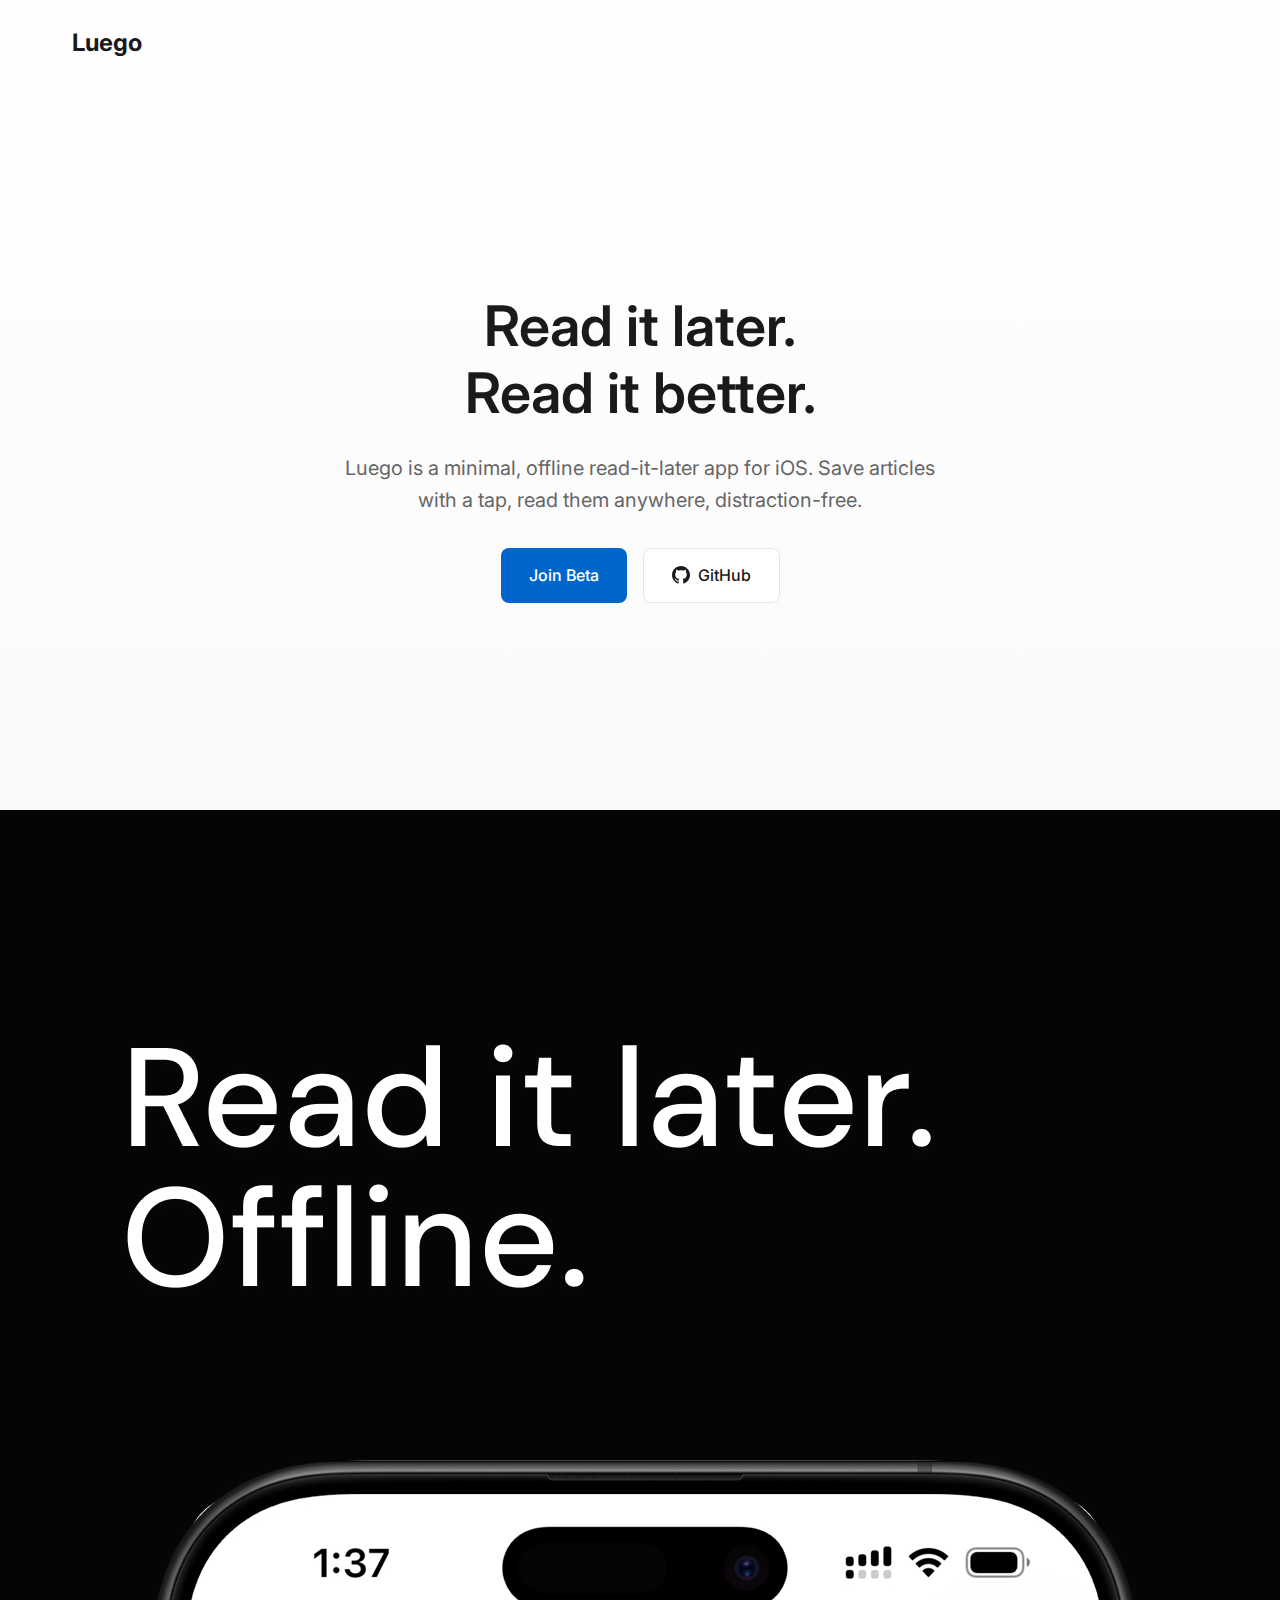
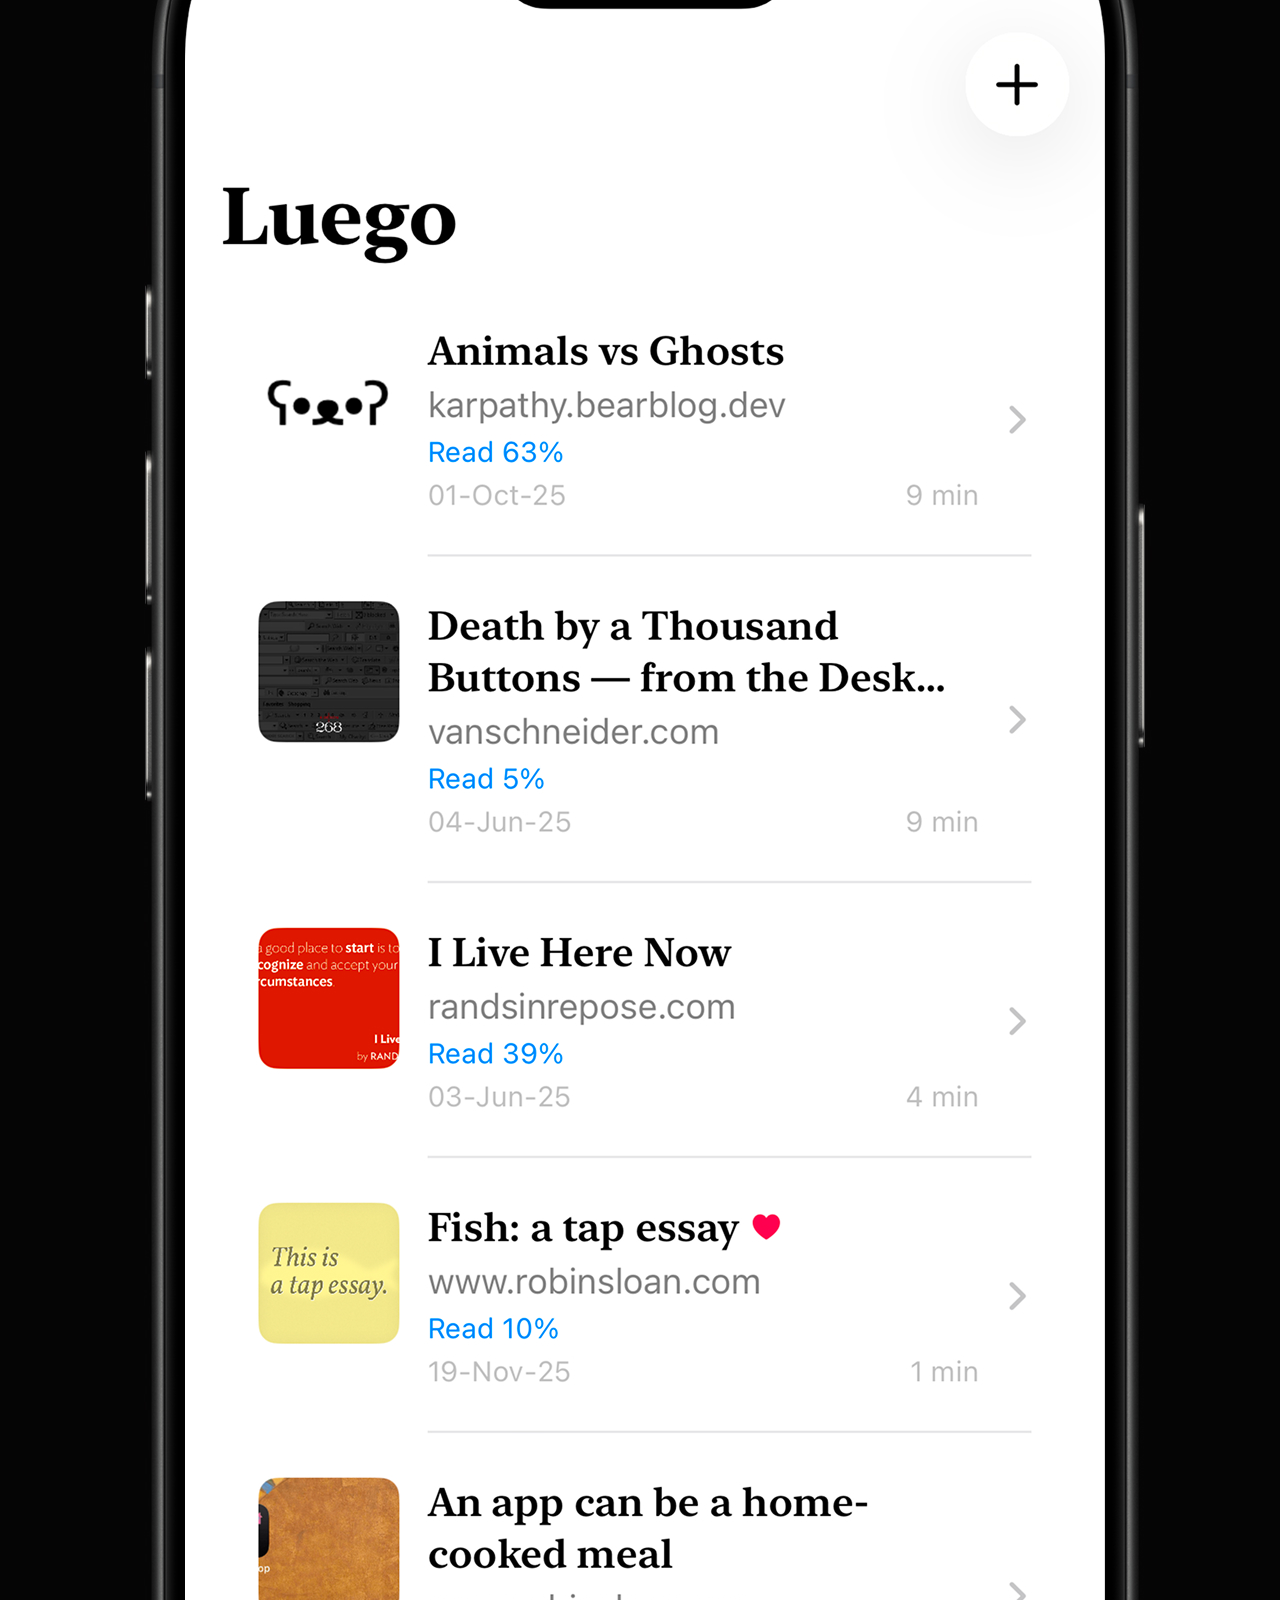
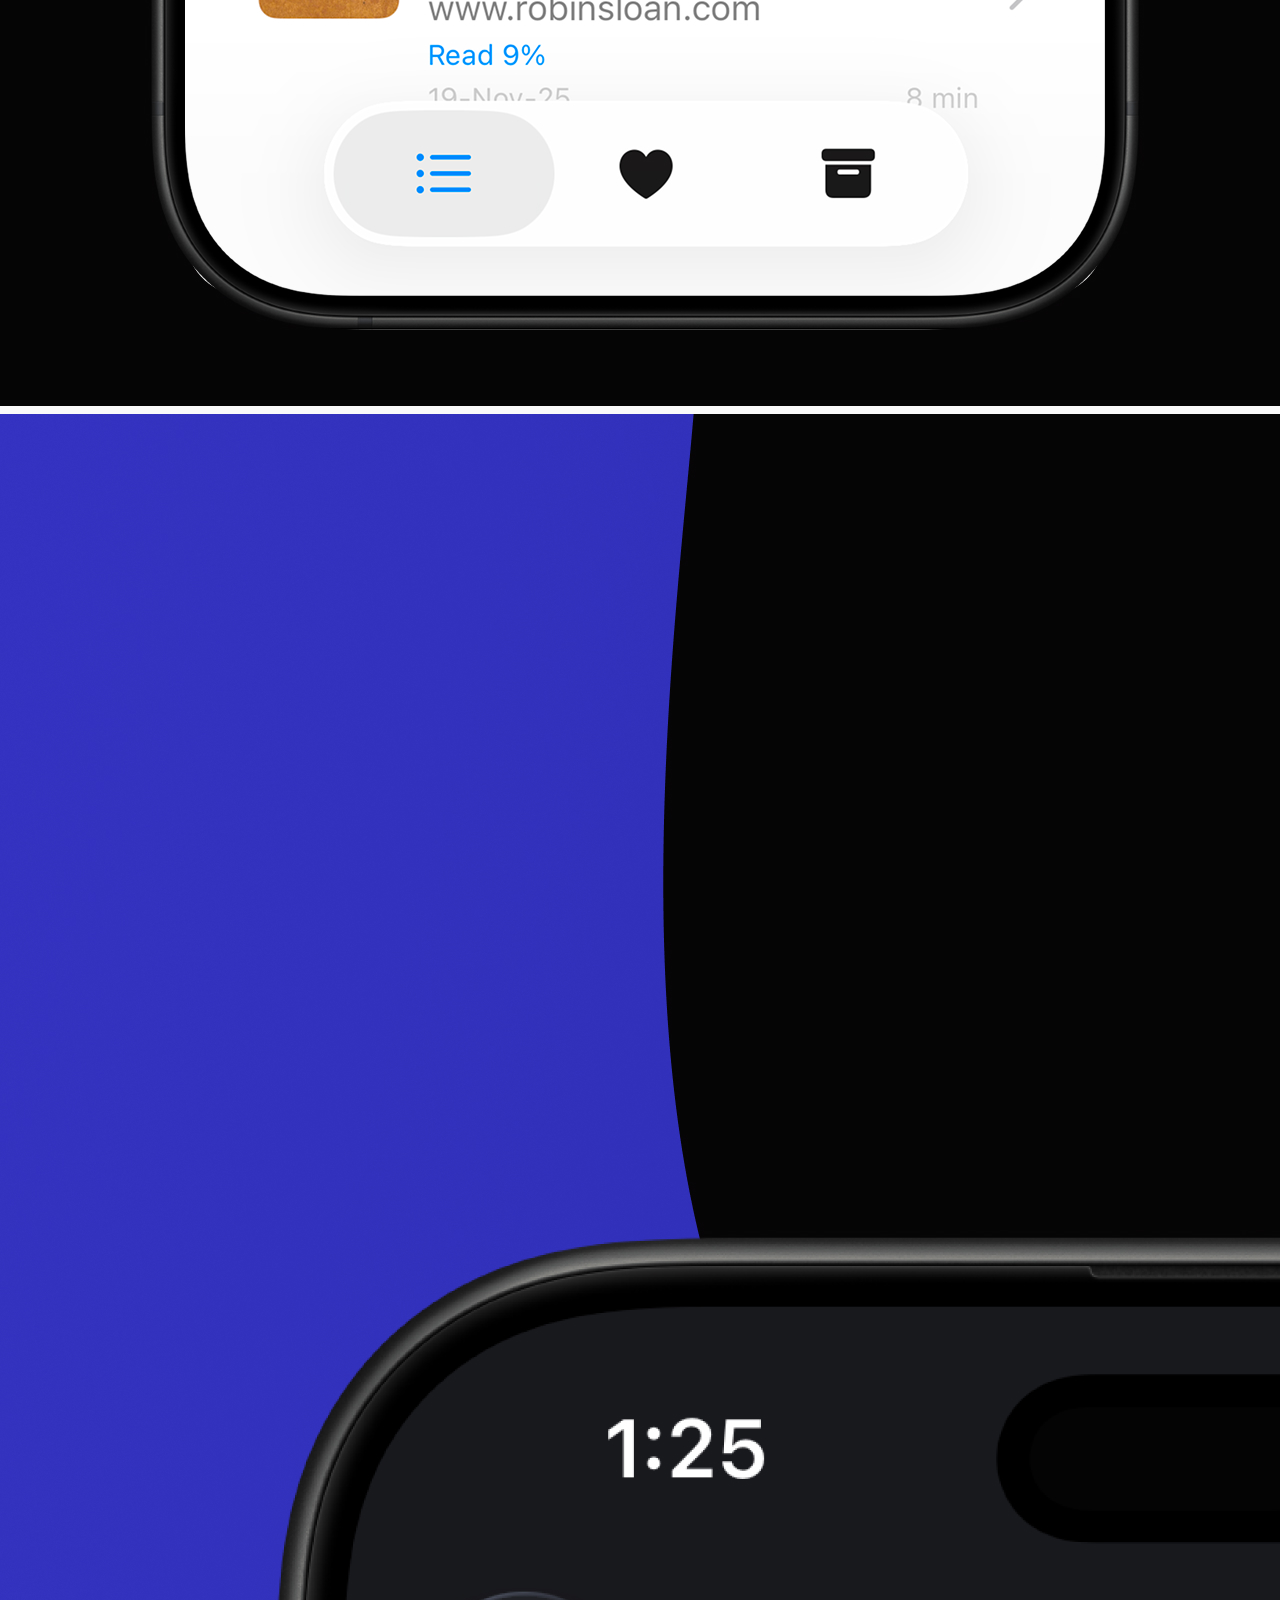
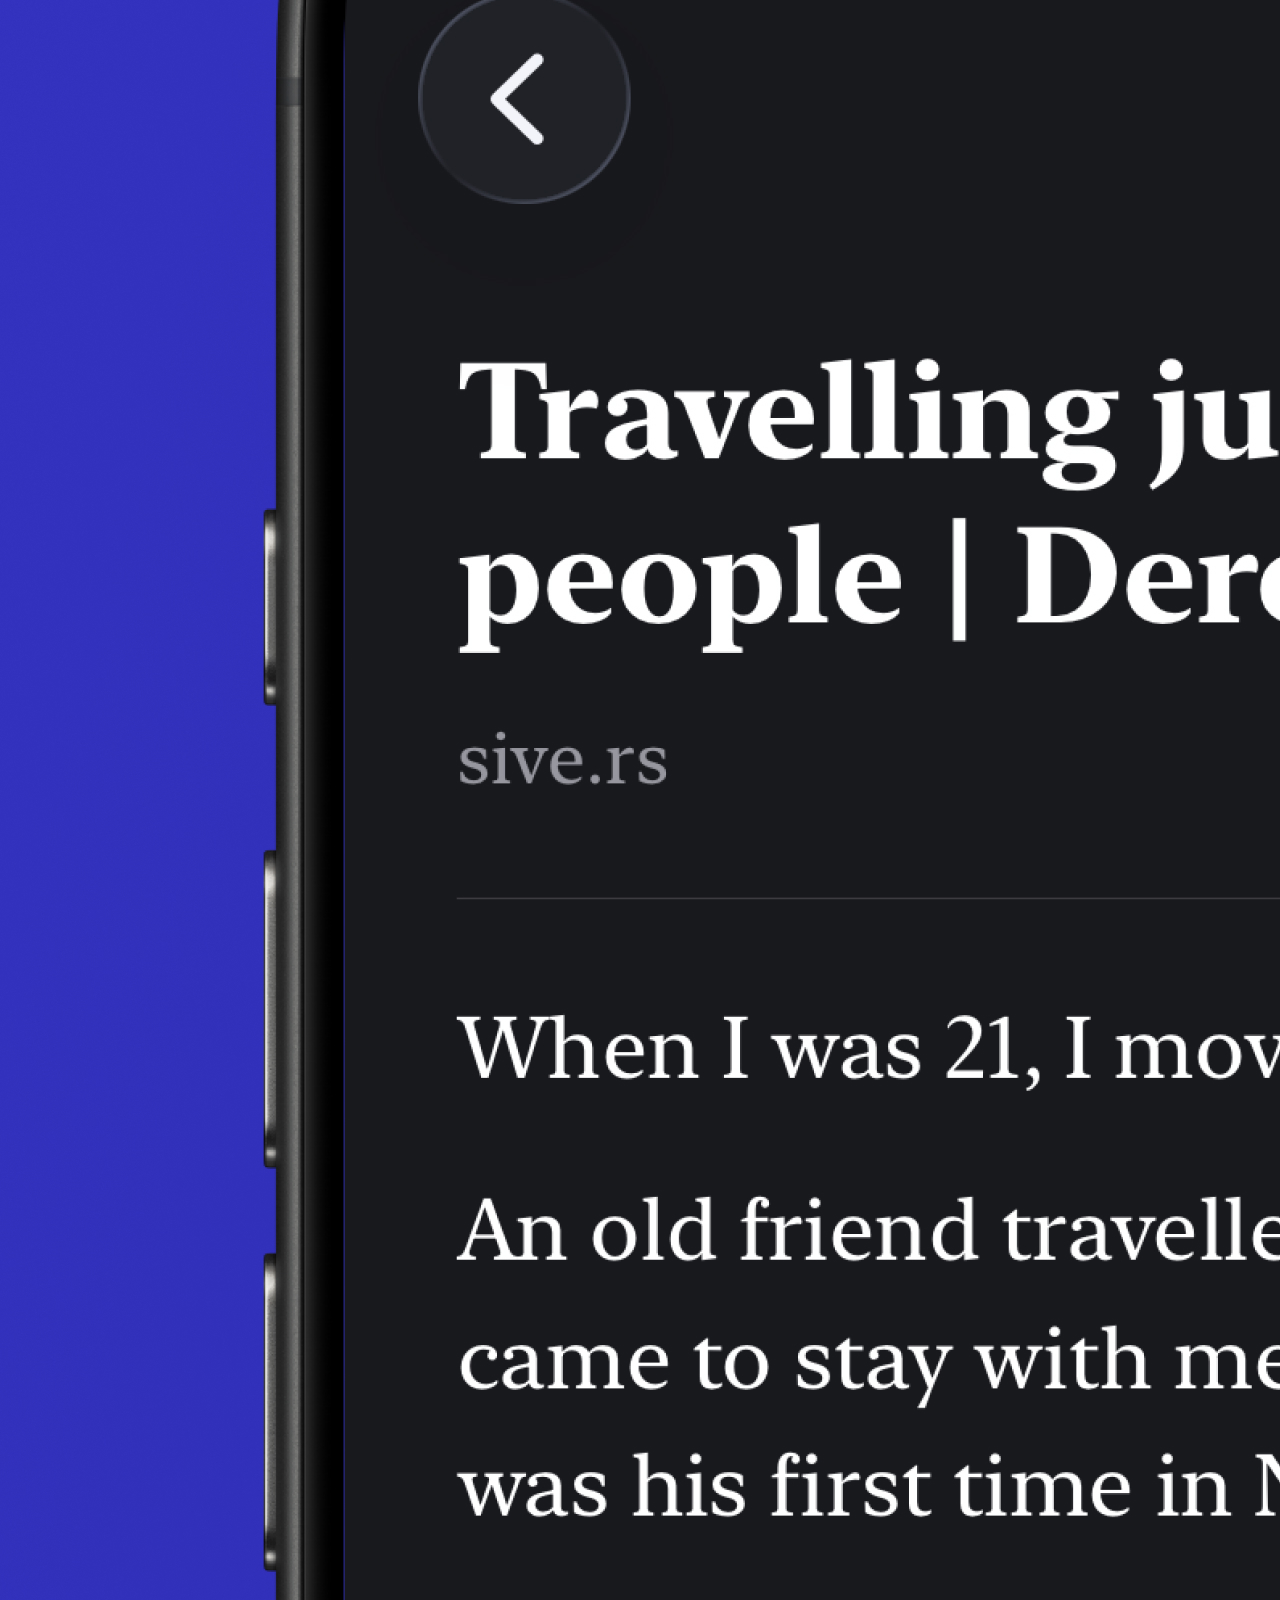
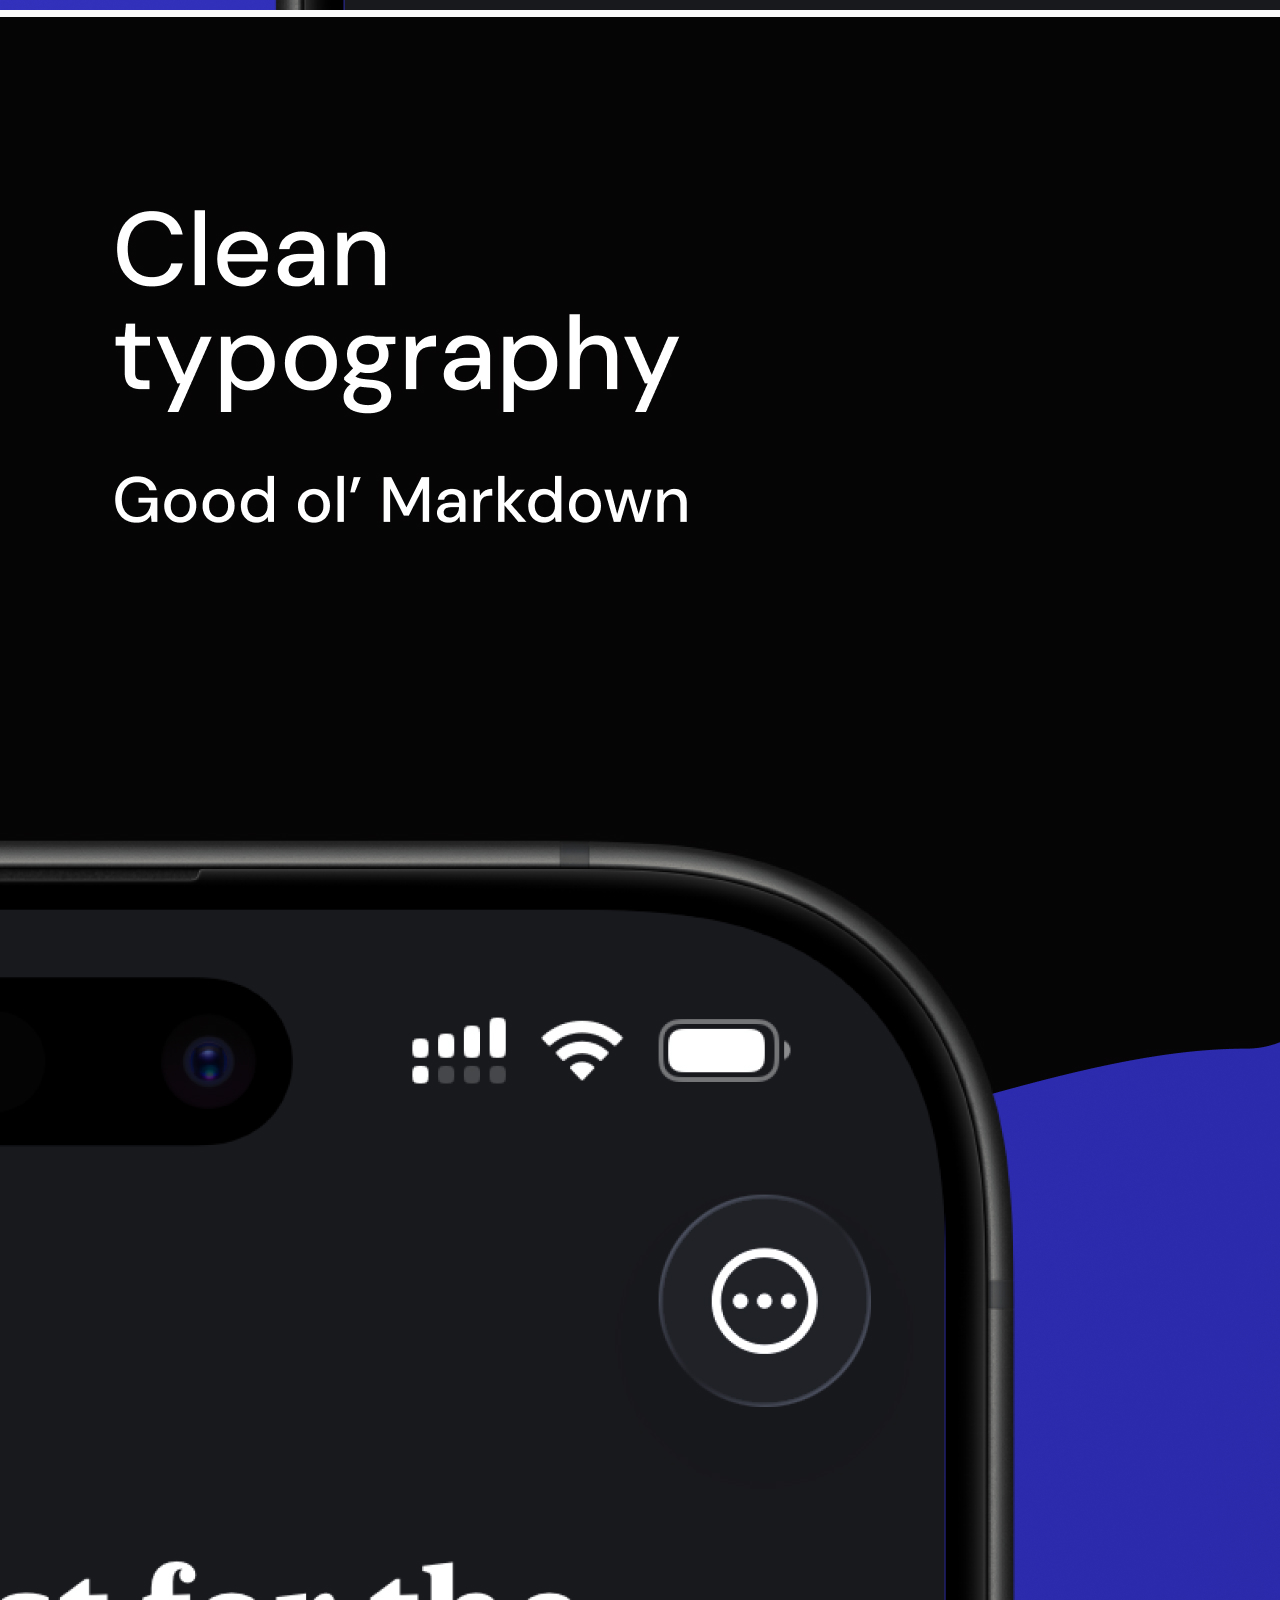
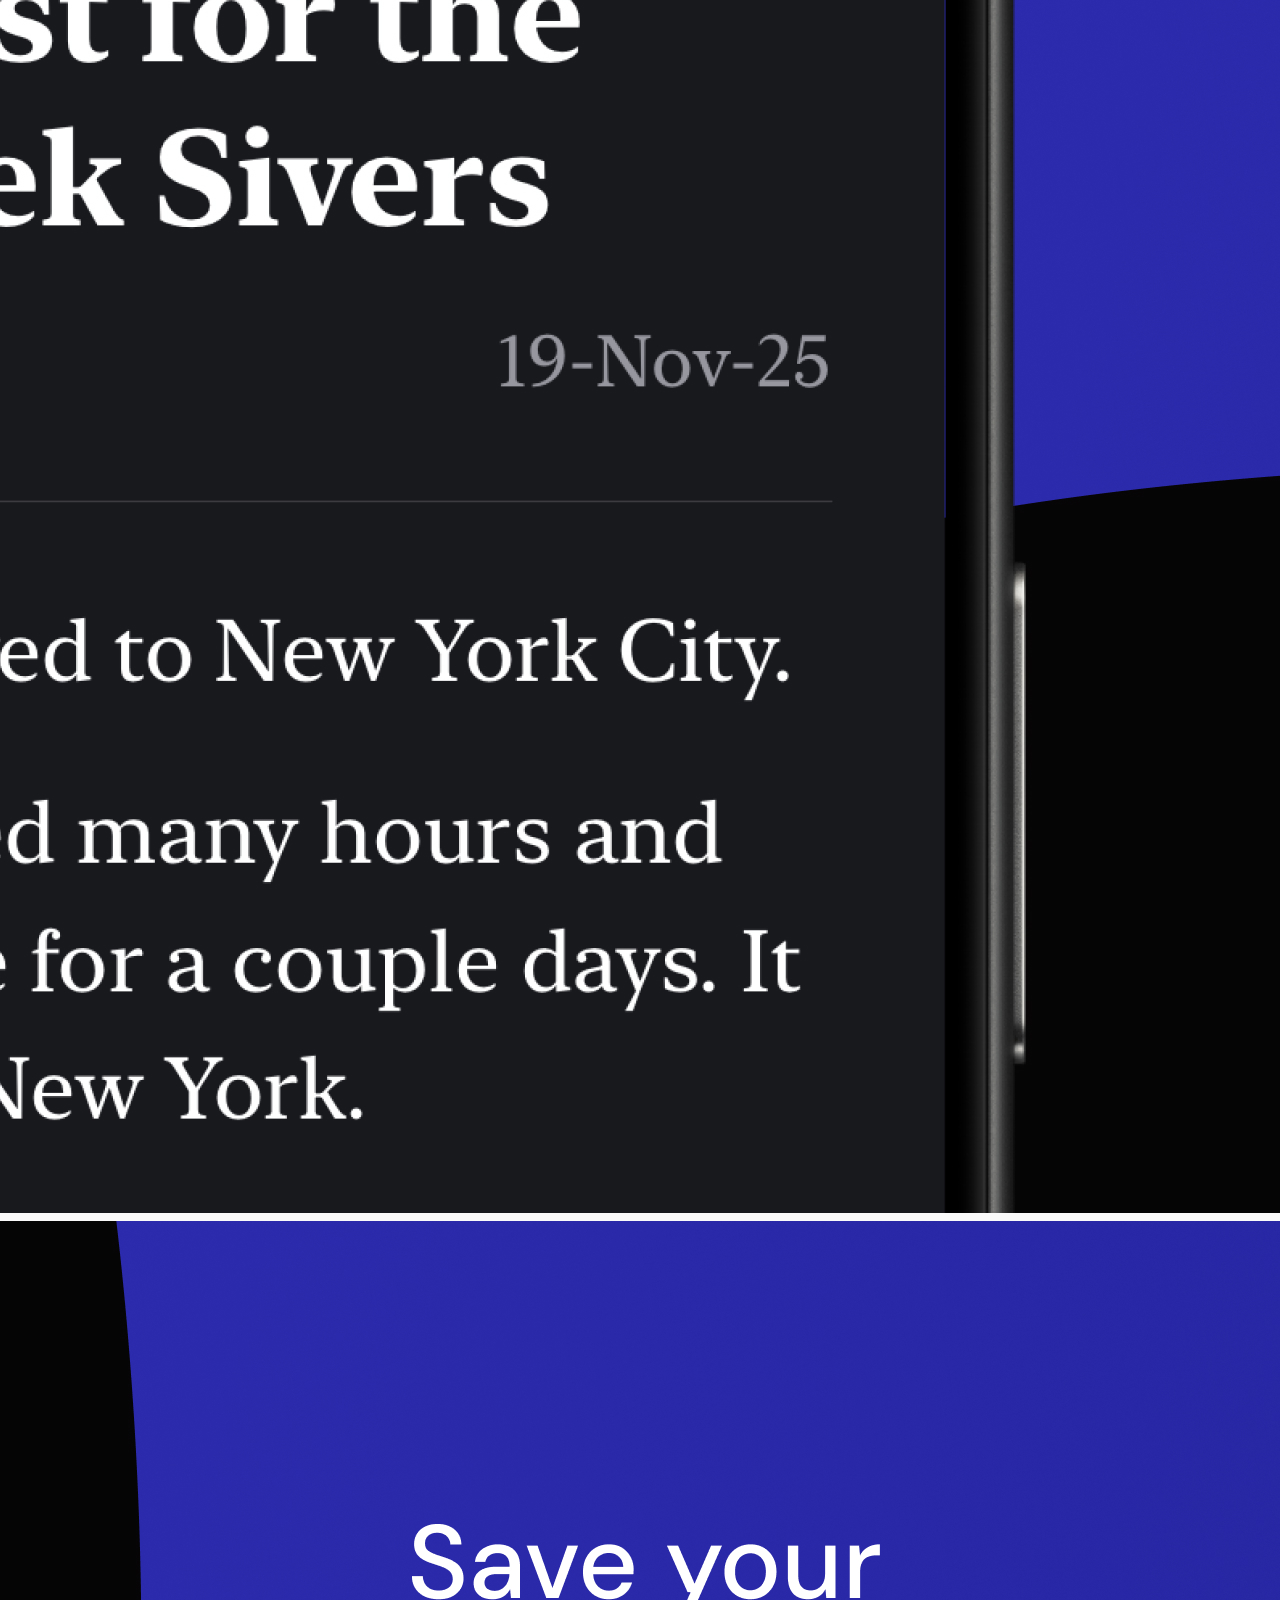
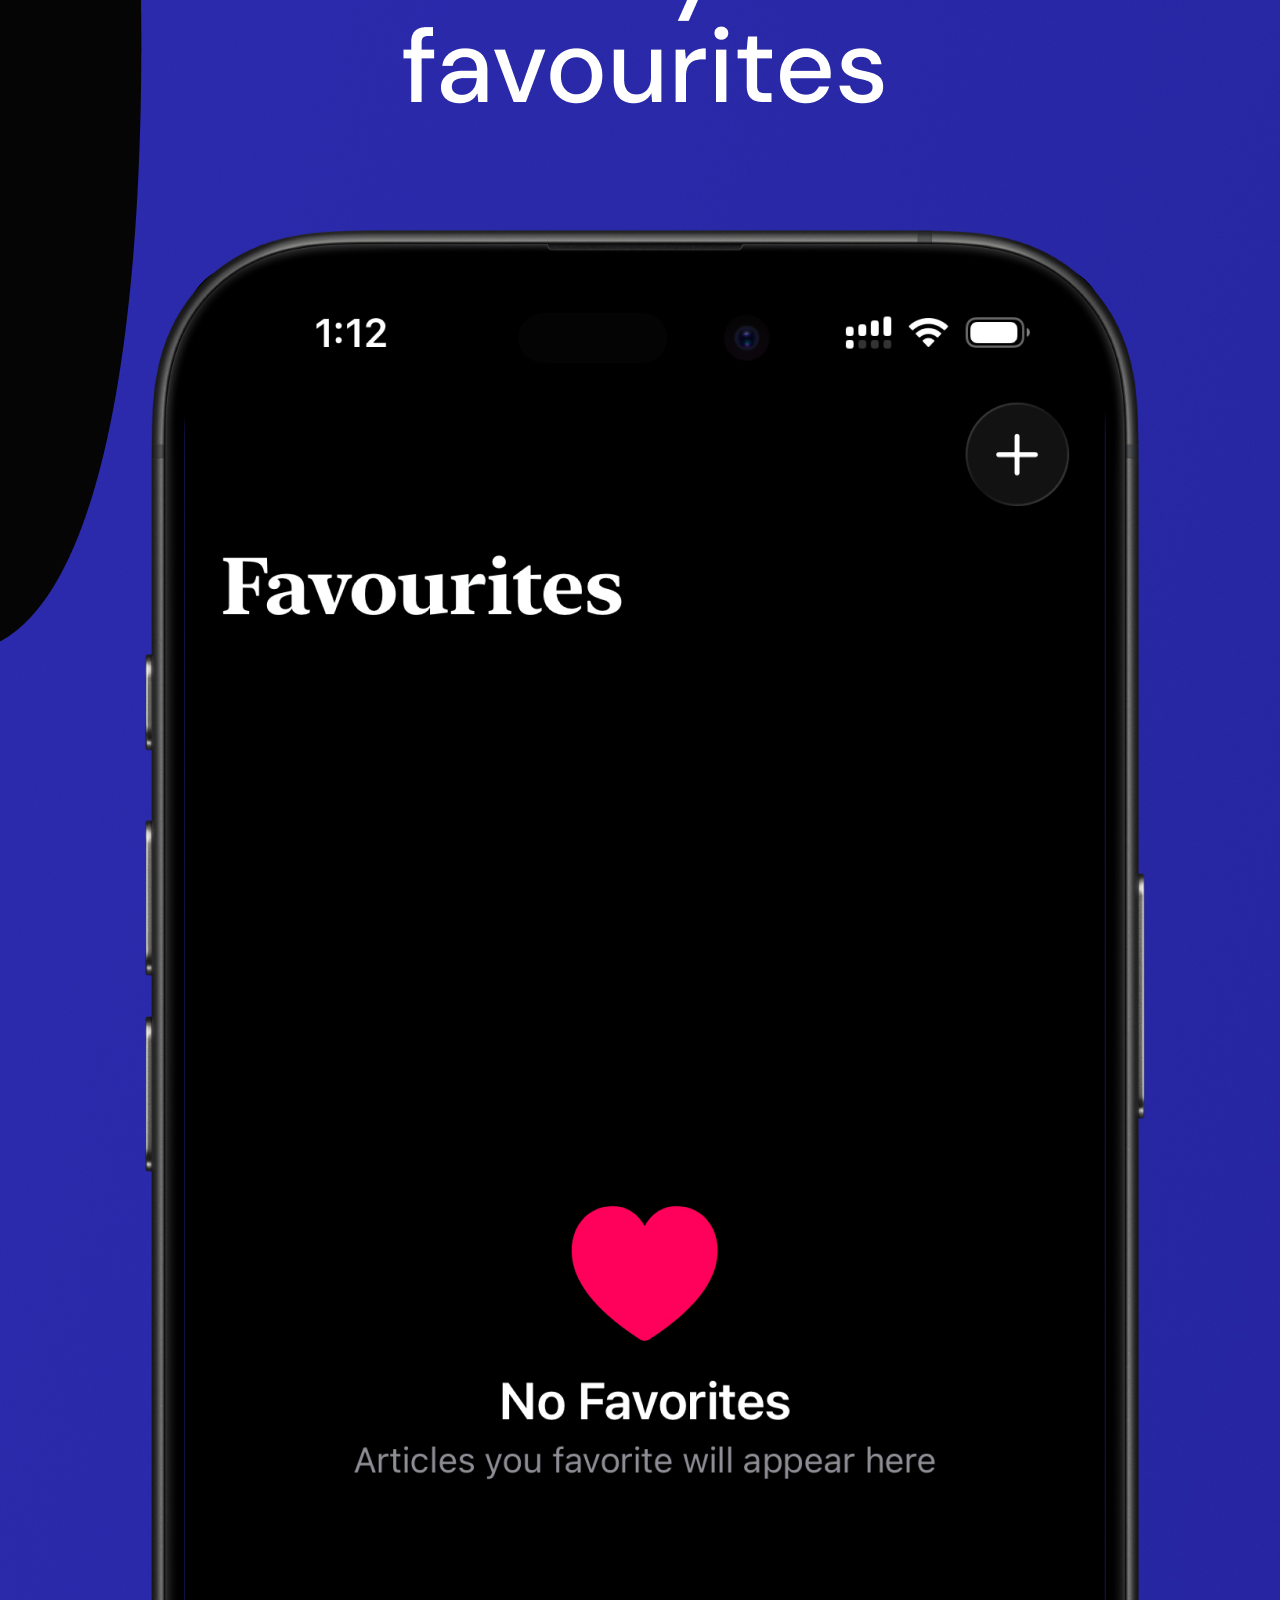
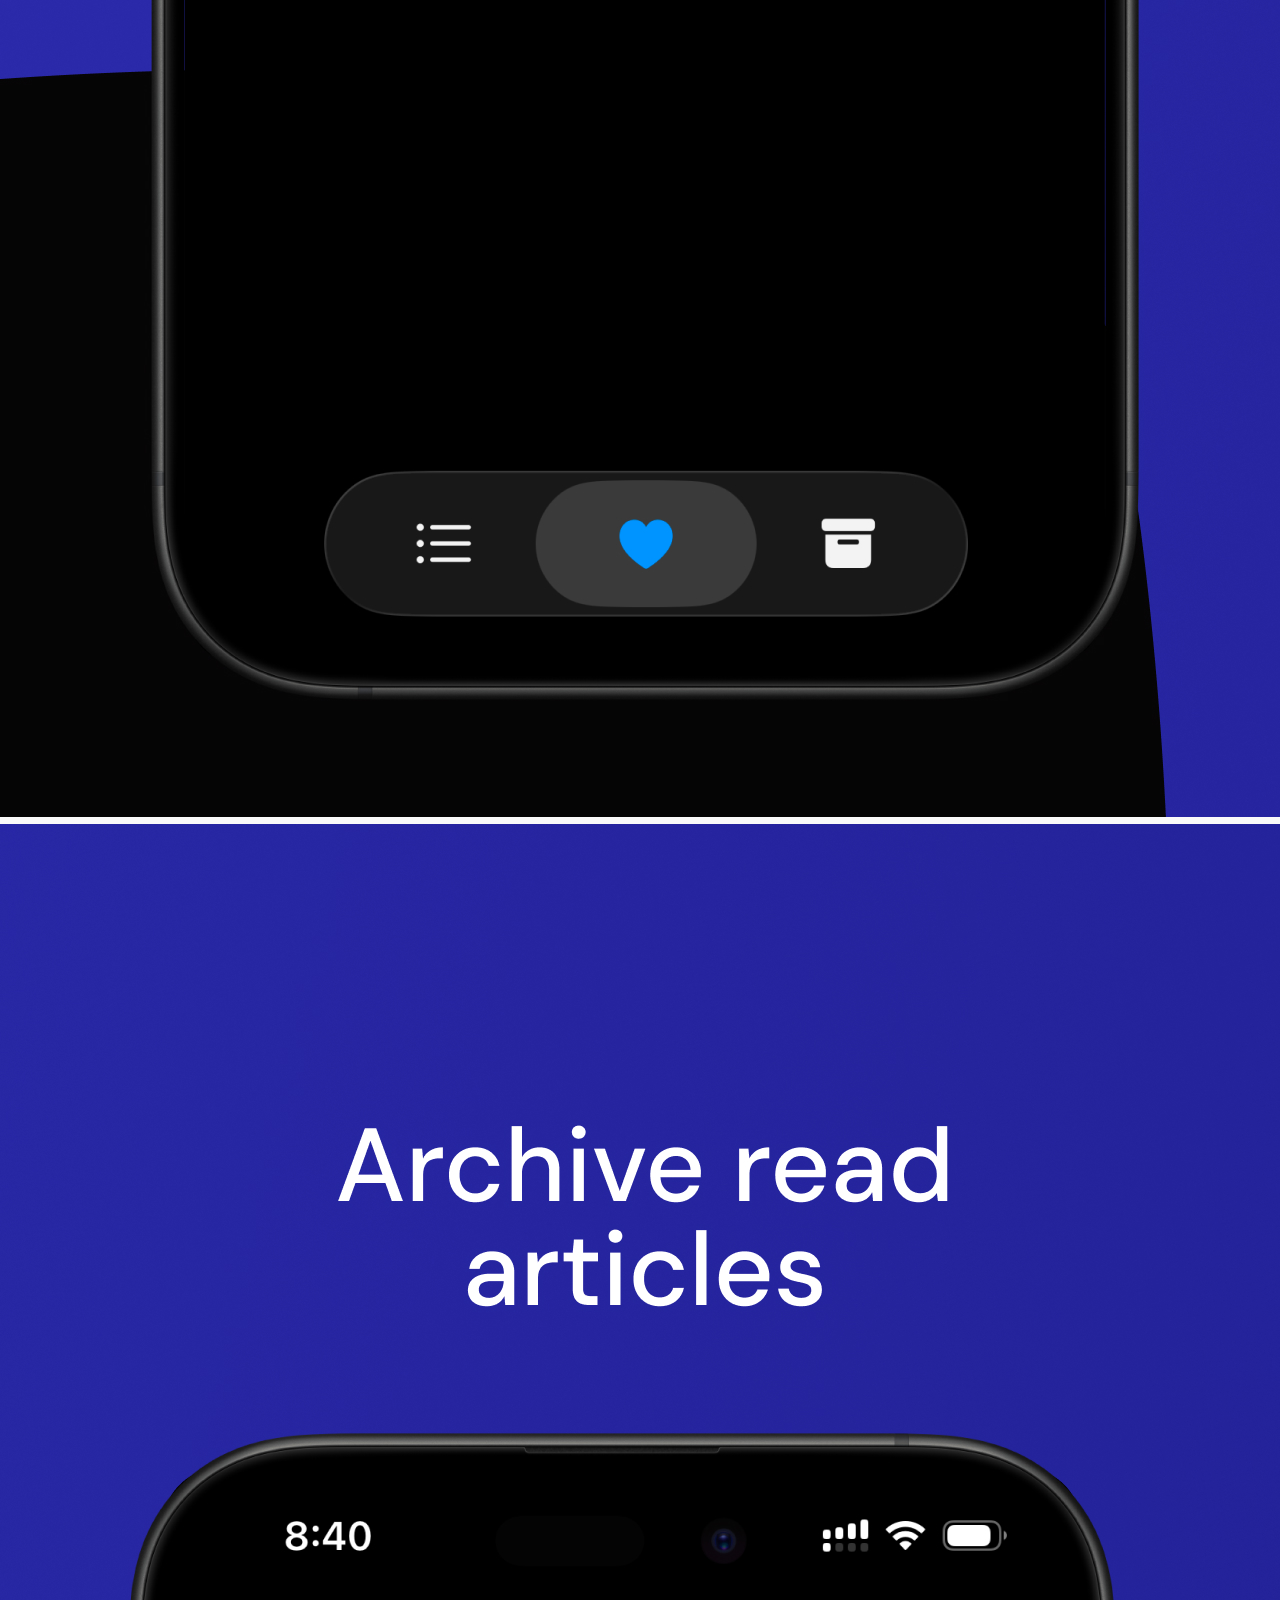
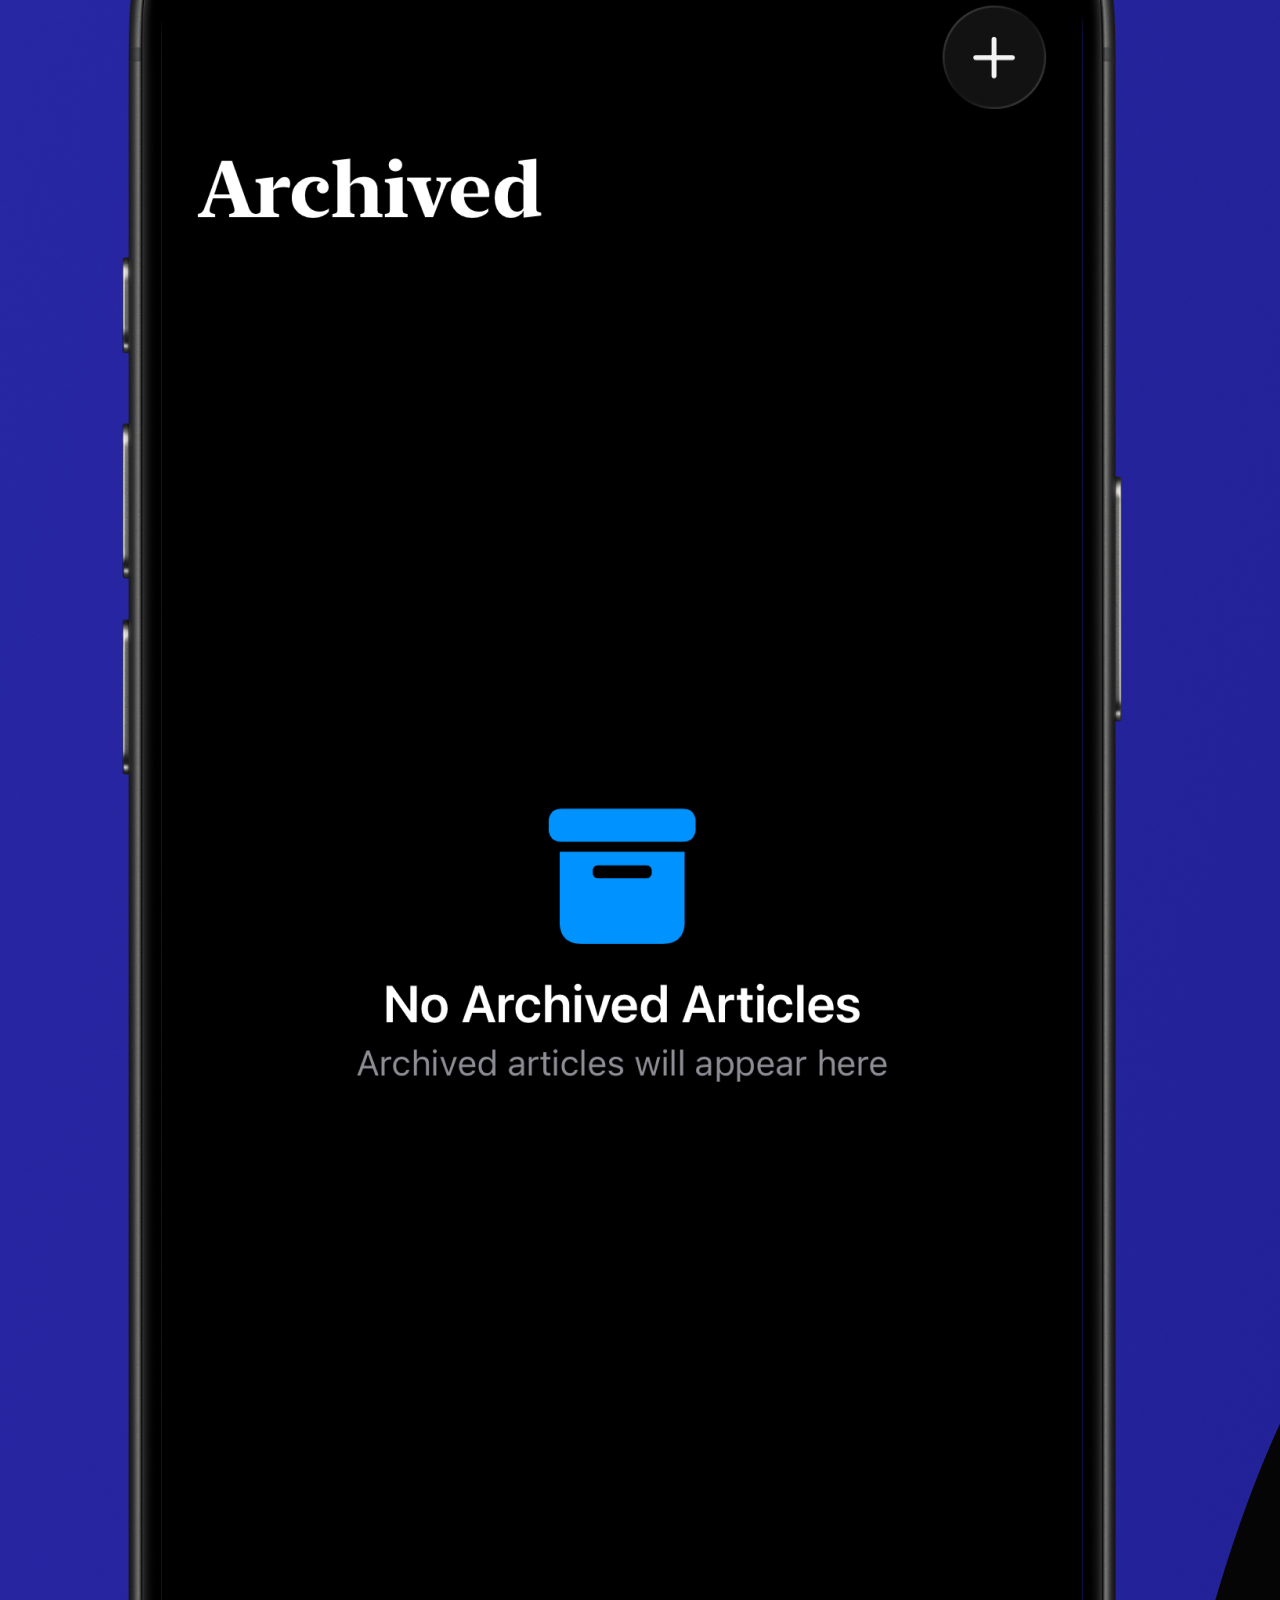
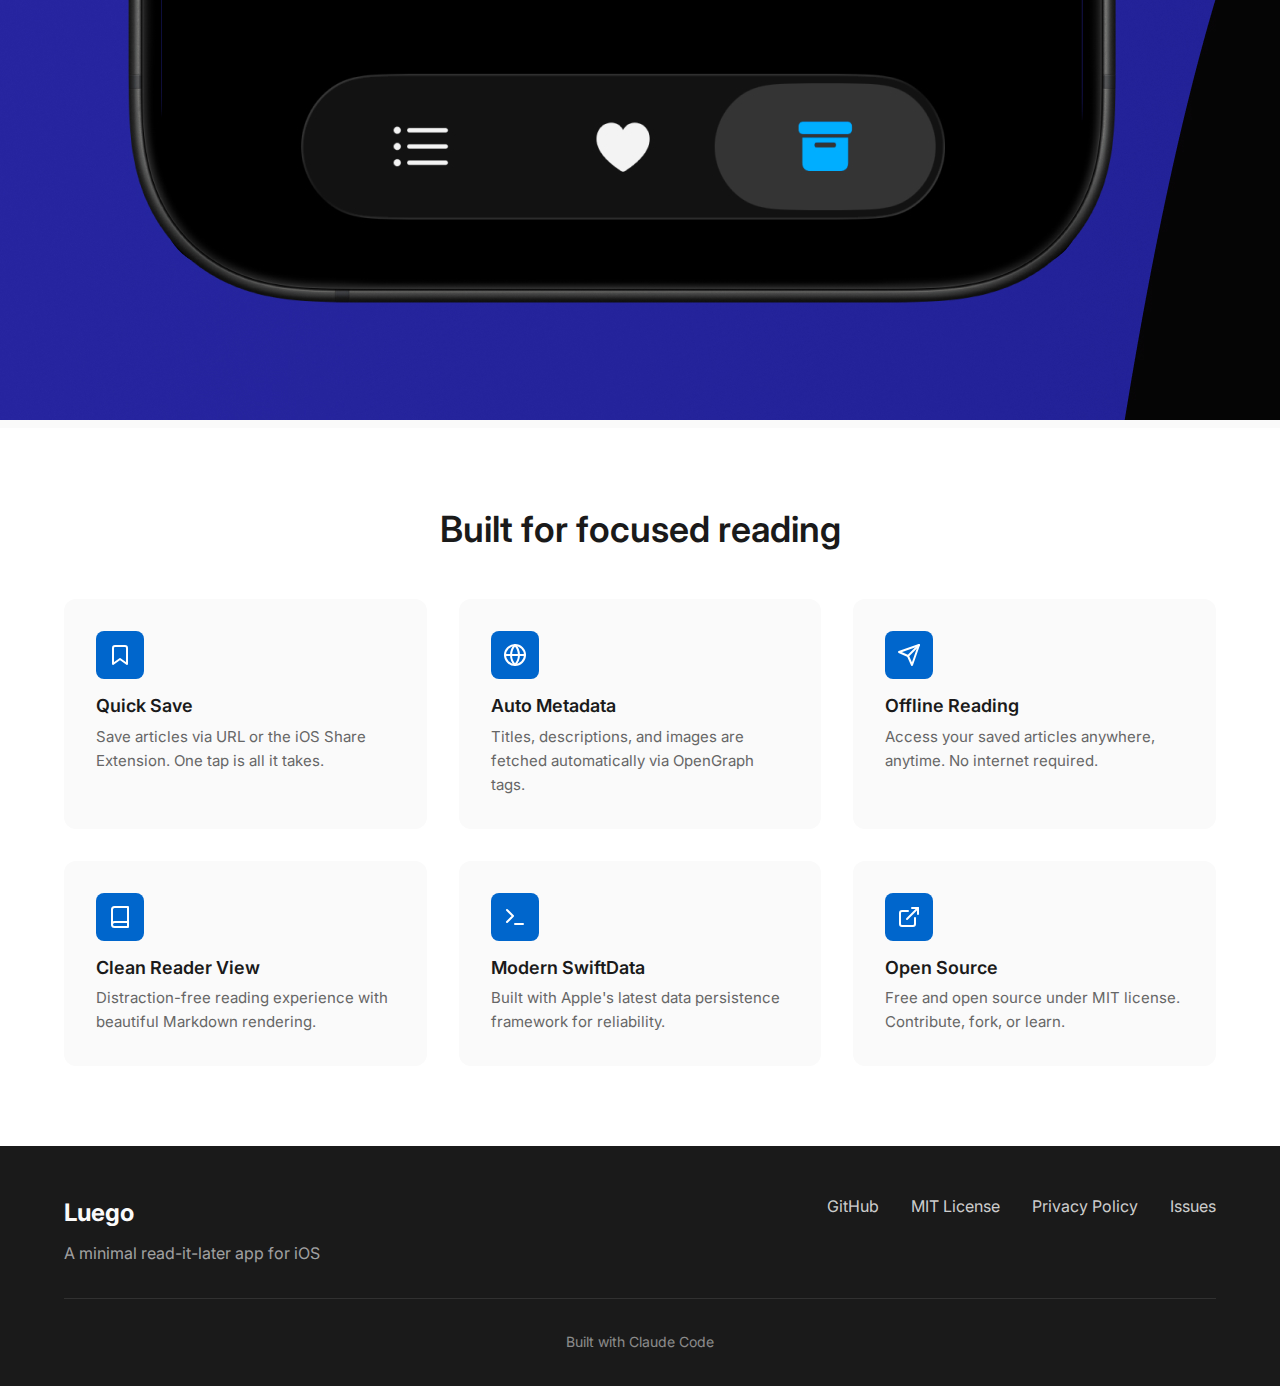
<file: docs/index.html>
<!DOCTYPE html>
<html lang="en">
<head>
    <meta charset="UTF-8">
    <meta name="viewport" content="width=device-width, initial-scale=1.0">
    <meta name="description" content="Luego - A minimal, offline read-it-later iOS app. Save articles, read offline, distraction-free.">
    <meta name="keywords" content="iOS, read later, offline reading, pocket alternative, swift, open source">
    <meta property="og:title" content="Luego - Read It Later">
    <meta property="og:description" content="A minimal, offline read-it-later iOS app">
    <meta property="og:type" content="website">
    <title>Luego - Read It Later</title>
    <link rel="stylesheet" href="style.css">
    <link rel="preconnect" href="https://fonts.googleapis.com">
    <link rel="preconnect" href="https://fonts.gstatic.com" crossorigin>
    <link href="https://fonts.googleapis.com/css2?family=Inter:wght@400;500;600;700&family=Lora:wght@400;500;600;700&display=swap" rel="stylesheet">
</head>
<body>
    <header class="hero">
        <nav class="nav">
            <div class="nav-brand">Luego</div>
        </nav>

        <div class="hero-content">
            <h1>Read it later.<br>Read it better.</h1>
            <p class="hero-subtitle">Luego is a minimal, offline read-it-later app for iOS. Save articles with a tap, read them anywhere, distraction-free.</p>
            <div class="hero-buttons">
                <a href="https://testflight.apple.com/join/XCNeNBsA" class="btn btn-primary" target="_blank" rel="noopener">Join Beta</a>
                <a href="https://github.com/quietform/Luego" class="btn btn-secondary" target="_blank" rel="noopener">
                    <svg xmlns="http://www.w3.org/2000/svg" width="18" height="18" viewBox="0 0 24 24" fill="currentColor" style="margin-right: 8px;">
                        <path d="M12 0c-6.626 0-12 5.373-12 12 0 5.302 3.438 9.8 8.207 11.387.599.111.793-.261.793-.577v-2.234c-3.338.726-4.033-1.416-4.033-1.416-.546-1.387-1.333-1.756-1.333-1.756-1.089-.745.083-.729.083-.729 1.205.084 1.839 1.237 1.839 1.237 1.07 1.834 2.807 1.304 3.492.997.107-.775.418-1.305.762-1.604-2.665-.305-5.467-1.334-5.467-5.931 0-1.311.469-2.381 1.236-3.221-.124-.303-.535-1.524.117-3.176 0 0 1.008-.322 3.301 1.23.957-.266 1.983-.399 3.003-.404 1.02.005 2.047.138 3.006.404 2.291-1.552 3.297-1.23 3.297-1.23.653 1.653.242 2.874.118 3.176.77.84 1.235 1.911 1.235 3.221 0 4.609-2.807 5.624-5.479 5.921.43.372.823 1.102.823 2.222v3.293c0 .319.192.694.801.576 4.765-1.589 8.199-6.086 8.199-11.386 0-6.627-5.373-12-12-12z"/>
                    </svg>
                    GitHub
                </a>
            </div>
        </div>
    </header>

    <section class="screenshots">
        <div class="carousel">
            <div class="carousel-track">
                <img src="screenshots/App Store Screenshot 1.jpg" alt="Luego reading list view">
                <img src="screenshots/App Store Screenshot 2.jpg" alt="Luego article reader">
                <img src="screenshots/App Store Screenshot 3.jpg" alt="Luego save article">
                <img src="screenshots/App Store Screenshot 4.jpg" alt="Luego share extension">
                <img src="screenshots/App Store Screenshot 5.jpg" alt="Luego offline reading">
            </div>
        </div>
    </section>

    <section id="features" class="features">
        <div class="container">
            <h2>Built for focused reading</h2>
            <div class="features-grid">
                <div class="feature-card">
                    <div class="feature-icon">
                        <svg xmlns="http://www.w3.org/2000/svg" width="24" height="24" viewBox="0 0 24 24" fill="none" stroke="currentColor" stroke-width="2" stroke-linecap="round" stroke-linejoin="round">
                            <path d="M19 21l-7-5-7 5V5a2 2 0 0 1 2-2h10a2 2 0 0 1 2 2z"></path>
                        </svg>
                    </div>
                    <h3>Quick Save</h3>
                    <p>Save articles via URL or the iOS Share Extension. One tap is all it takes.</p>
                </div>

                <div class="feature-card">
                    <div class="feature-icon">
                        <svg xmlns="http://www.w3.org/2000/svg" width="24" height="24" viewBox="0 0 24 24" fill="none" stroke="currentColor" stroke-width="2" stroke-linecap="round" stroke-linejoin="round">
                            <circle cx="12" cy="12" r="10"></circle>
                            <line x1="2" y1="12" x2="22" y2="12"></line>
                            <path d="M12 2a15.3 15.3 0 0 1 4 10 15.3 15.3 0 0 1-4 10 15.3 15.3 0 0 1-4-10 15.3 15.3 0 0 1 4-10z"></path>
                        </svg>
                    </div>
                    <h3>Auto Metadata</h3>
                    <p>Titles, descriptions, and images are fetched automatically via OpenGraph tags.</p>
                </div>

                <div class="feature-card">
                    <div class="feature-icon">
                        <svg xmlns="http://www.w3.org/2000/svg" width="24" height="24" viewBox="0 0 24 24" fill="none" stroke="currentColor" stroke-width="2" stroke-linecap="round" stroke-linejoin="round">
                            <line x1="22" y1="2" x2="11" y2="13"></line>
                            <polygon points="22 2 15 22 11 13 2 9 22 2"></polygon>
                        </svg>
                    </div>
                    <h3>Offline Reading</h3>
                    <p>Access your saved articles anywhere, anytime. No internet required.</p>
                </div>

                <div class="feature-card">
                    <div class="feature-icon">
                        <svg xmlns="http://www.w3.org/2000/svg" width="24" height="24" viewBox="0 0 24 24" fill="none" stroke="currentColor" stroke-width="2" stroke-linecap="round" stroke-linejoin="round">
                            <path d="M4 19.5A2.5 2.5 0 0 1 6.5 17H20"></path>
                            <path d="M6.5 2H20v20H6.5A2.5 2.5 0 0 1 4 19.5v-15A2.5 2.5 0 0 1 6.5 2z"></path>
                        </svg>
                    </div>
                    <h3>Clean Reader View</h3>
                    <p>Distraction-free reading experience with beautiful Markdown rendering.</p>
                </div>

                <div class="feature-card">
                    <div class="feature-icon">
                        <svg xmlns="http://www.w3.org/2000/svg" width="24" height="24" viewBox="0 0 24 24" fill="none" stroke="currentColor" stroke-width="2" stroke-linecap="round" stroke-linejoin="round">
                            <polyline points="4 17 10 11 4 5"></polyline>
                            <line x1="12" y1="19" x2="20" y2="19"></line>
                        </svg>
                    </div>
                    <h3>Modern SwiftData</h3>
                    <p>Built with Apple's latest data persistence framework for reliability.</p>
                </div>

                <div class="feature-card">
                    <div class="feature-icon">
                        <svg xmlns="http://www.w3.org/2000/svg" width="24" height="24" viewBox="0 0 24 24" fill="none" stroke="currentColor" stroke-width="2" stroke-linecap="round" stroke-linejoin="round">
                            <path d="M18 13v6a2 2 0 0 1-2 2H5a2 2 0 0 1-2-2V8a2 2 0 0 1 2-2h6"></path>
                            <polyline points="15 3 21 3 21 9"></polyline>
                            <line x1="10" y1="14" x2="21" y2="3"></line>
                        </svg>
                    </div>
                    <h3>Open Source</h3>
                    <p>Free and open source under MIT license. Contribute, fork, or learn.</p>
                </div>
            </div>
        </div>
    </section>


    <footer class="footer">
        <div class="container">
            <div class="footer-content">
                <div class="footer-brand">
                    <span class="footer-logo">Luego</span>
                    <p>A minimal read-it-later app for iOS</p>
                </div>
                <div class="footer-links">
                    <a href="https://github.com/quietform/Luego" target="_blank" rel="noopener">GitHub</a>
                    <a href="https://github.com/quietform/Luego/blob/main/LICENSE" target="_blank" rel="noopener">MIT License</a>
                    <a href="privacy.html">Privacy Policy</a>
                    <a href="https://github.com/quietform/Luego/issues" target="_blank" rel="noopener">Issues</a>
                </div>
            </div>
            <div class="footer-bottom">
                <p>Built with Claude Code</p>
            </div>
        </div>
    </footer>

    <script>
        const carousel = document.querySelector('.carousel');
        let isDown = false;
        let startX;
        let scrollLeft;

        carousel.addEventListener('mousedown', (e) => {
            isDown = true;
            startX = e.pageX - carousel.offsetLeft;
            scrollLeft = carousel.scrollLeft;
        });

        carousel.addEventListener('mouseleave', () => {
            isDown = false;
        });

        carousel.addEventListener('mouseup', () => {
            isDown = false;
        });

        carousel.addEventListener('mousemove', (e) => {
            if (!isDown) return;
            e.preventDefault();
            const x = e.pageX - carousel.offsetLeft;
            const walk = (x - startX) * 2;
            carousel.scrollLeft = scrollLeft - walk;
        });
    </script>
</body>
</html>
</file>
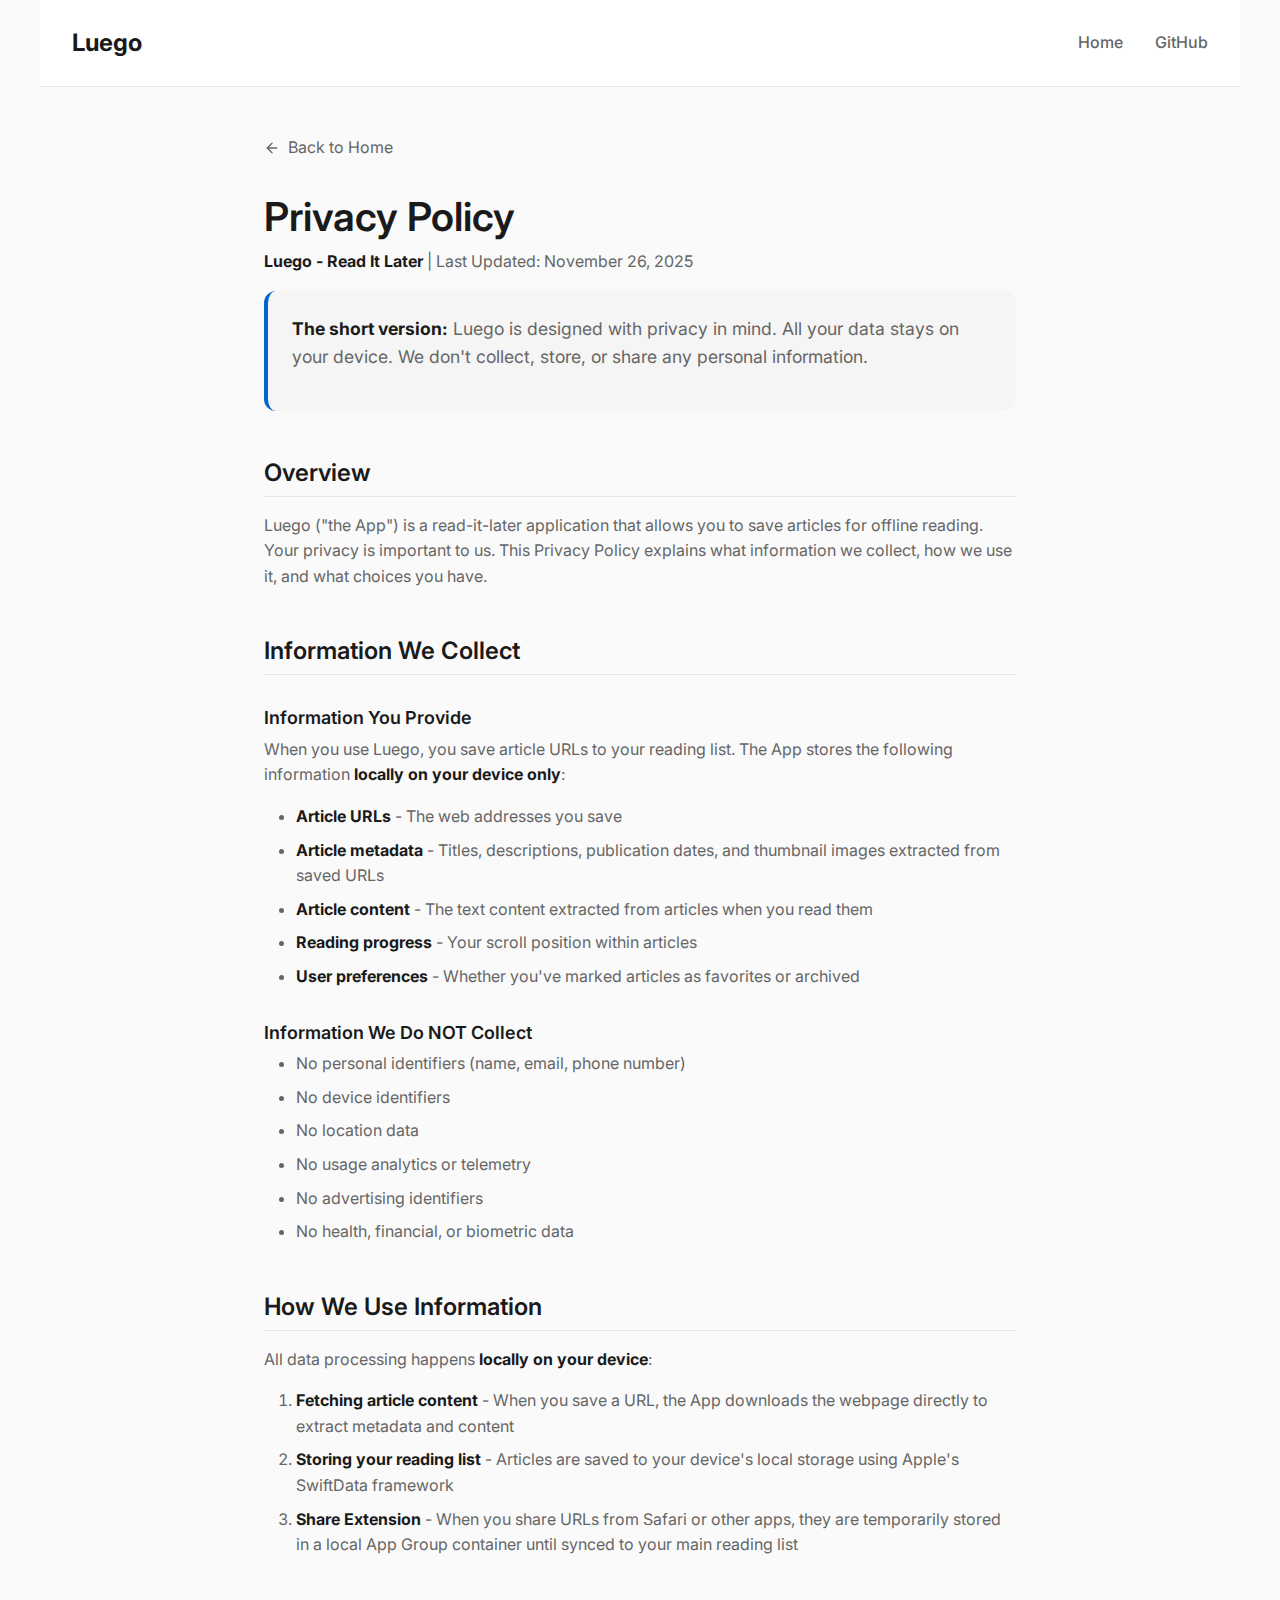
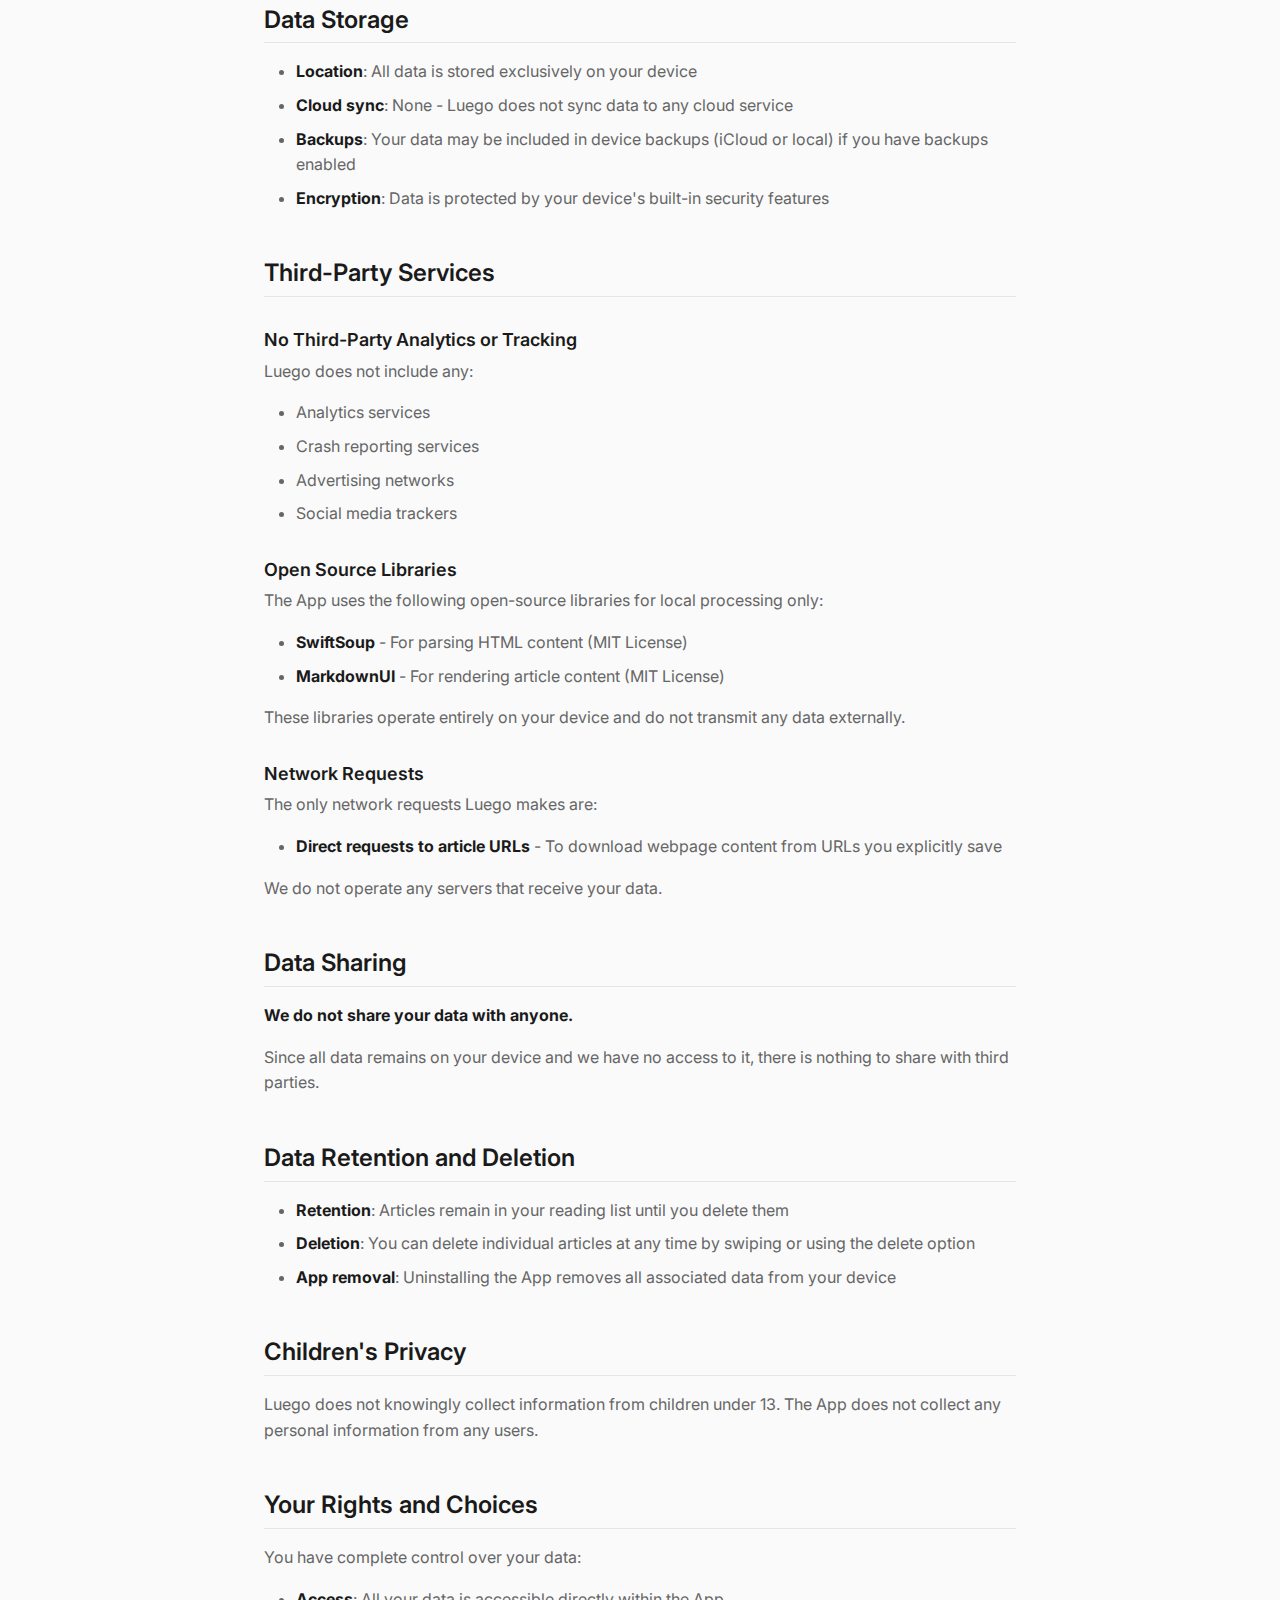
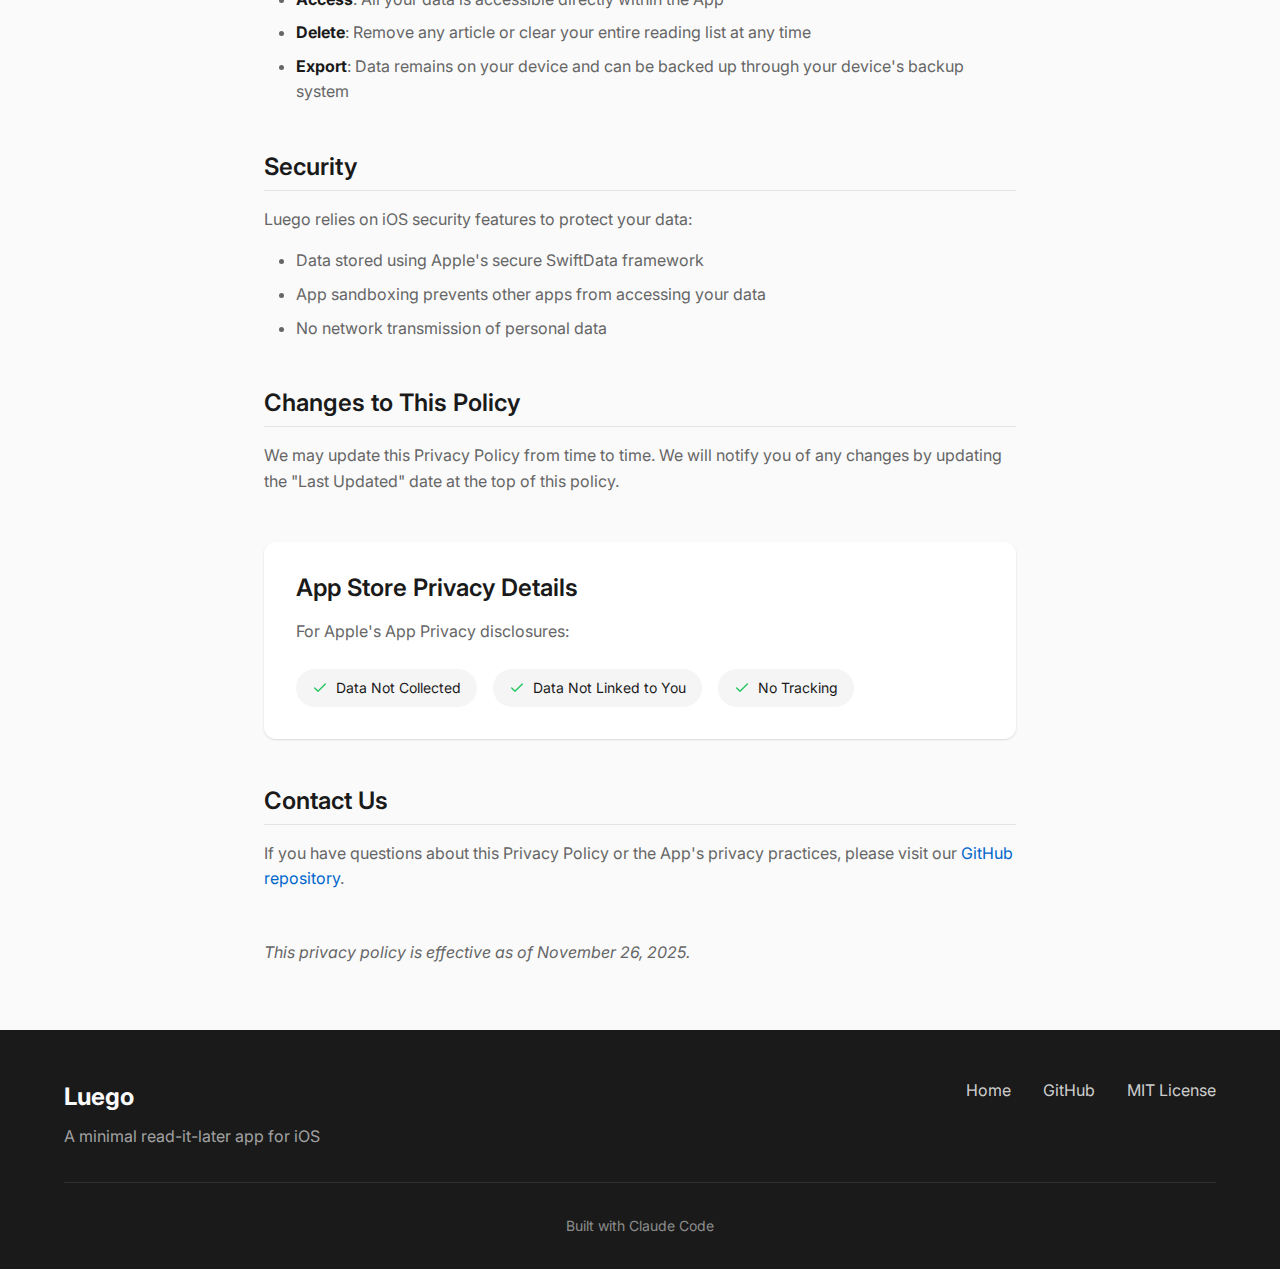
<file: docs/privacy.html>
<!DOCTYPE html>
<html lang="en">
<head>
    <meta charset="UTF-8">
    <meta name="viewport" content="width=device-width, initial-scale=1.0">
    <meta name="description" content="Privacy Policy for Luego - Read It Later iOS App">
    <meta property="og:title" content="Privacy Policy - Luego">
    <meta property="og:description" content="Privacy Policy for the Luego read-it-later iOS app">
    <meta property="og:type" content="website">
    <title>Privacy Policy - Luego</title>
    <link rel="stylesheet" href="style.css">
    <link rel="preconnect" href="https://fonts.googleapis.com">
    <link rel="preconnect" href="https://fonts.gstatic.com" crossorigin>
    <link href="https://fonts.googleapis.com/css2?family=Inter:wght@400;500;600;700&display=swap" rel="stylesheet">
    <style>
        .policy-content {
            max-width: 800px;
            margin: 0 auto;
            padding: var(--spacing-xl) var(--spacing-md);
        }

        .policy-content h1 {
            font-size: 2.5rem;
            margin-bottom: var(--spacing-xs);
        }

        .policy-subtitle {
            color: var(--color-text-secondary);
            margin-bottom: var(--spacing-lg);
        }

        .policy-summary {
            background-color: var(--color-accent);
            padding: var(--spacing-md);
            border-radius: var(--radius);
            margin-bottom: var(--spacing-xl);
            border-left: 4px solid var(--color-primary);
        }

        .policy-summary p {
            margin: 0;
            font-size: 1.1rem;
        }

        .policy-content h2 {
            font-size: 1.5rem;
            margin-top: var(--spacing-xl);
            margin-bottom: var(--spacing-sm);
            padding-bottom: var(--spacing-xs);
            border-bottom: 1px solid var(--color-border);
        }

        .policy-content h3 {
            font-size: 1.125rem;
            margin-top: var(--spacing-lg);
            margin-bottom: var(--spacing-xs);
        }

        .policy-content p {
            margin-bottom: var(--spacing-sm);
            color: var(--color-text-secondary);
        }

        .policy-content ul {
            margin-bottom: var(--spacing-sm);
            padding-left: var(--spacing-lg);
        }

        .policy-content li {
            margin-bottom: var(--spacing-xs);
            color: var(--color-text-secondary);
        }

        .policy-content strong {
            color: var(--color-text);
        }

        .policy-content ol {
            margin-bottom: var(--spacing-sm);
            padding-left: var(--spacing-lg);
        }

        .back-link {
            display: inline-flex;
            align-items: center;
            gap: 0.5rem;
            margin-bottom: var(--spacing-lg);
            color: var(--color-text-secondary);
        }

        .back-link:hover {
            color: var(--color-primary);
        }

        .app-store-section {
            background-color: var(--color-surface);
            padding: var(--spacing-lg);
            border-radius: var(--radius);
            margin-top: var(--spacing-xl);
            box-shadow: var(--shadow);
        }

        .app-store-section h2 {
            margin-top: 0;
            border-bottom: none;
            padding-bottom: 0;
        }

        .privacy-badges {
            display: flex;
            flex-wrap: wrap;
            gap: var(--spacing-sm);
            margin-top: var(--spacing-md);
        }

        .privacy-badge {
            display: flex;
            align-items: center;
            gap: 0.5rem;
            background-color: var(--color-accent);
            padding: 0.5rem 1rem;
            border-radius: 100px;
            font-size: 0.875rem;
            color: var(--color-text);
        }

        .privacy-badge svg {
            color: #22c55e;
        }
    </style>
</head>
<body>
    <header class="nav" style="background-color: var(--color-surface); border-bottom: 1px solid var(--color-border);">
        <div class="nav-brand">Luego</div>
        <div class="nav-links">
            <a href="index.html">Home</a>
            <a href="https://github.com/quietform/Luego" target="_blank" rel="noopener">GitHub</a>
        </div>
    </header>

    <main class="policy-content">
        <a href="index.html" class="back-link">
            <svg xmlns="http://www.w3.org/2000/svg" width="16" height="16" viewBox="0 0 24 24" fill="none" stroke="currentColor" stroke-width="2" stroke-linecap="round" stroke-linejoin="round">
                <line x1="19" y1="12" x2="5" y2="12"></line>
                <polyline points="12 19 5 12 12 5"></polyline>
            </svg>
            Back to Home
        </a>

        <h1>Privacy Policy</h1>
        <p class="policy-subtitle"><strong>Luego - Read It Later</strong> | Last Updated: November 26, 2025</p>

        <div class="policy-summary">
            <p><strong>The short version:</strong> Luego is designed with privacy in mind. All your data stays on your device. We don't collect, store, or share any personal information.</p>
        </div>

        <h2>Overview</h2>
        <p>Luego ("the App") is a read-it-later application that allows you to save articles for offline reading. Your privacy is important to us. This Privacy Policy explains what information we collect, how we use it, and what choices you have.</p>

        <h2>Information We Collect</h2>

        <h3>Information You Provide</h3>
        <p>When you use Luego, you save article URLs to your reading list. The App stores the following information <strong>locally on your device only</strong>:</p>
        <ul>
            <li><strong>Article URLs</strong> - The web addresses you save</li>
            <li><strong>Article metadata</strong> - Titles, descriptions, publication dates, and thumbnail images extracted from saved URLs</li>
            <li><strong>Article content</strong> - The text content extracted from articles when you read them</li>
            <li><strong>Reading progress</strong> - Your scroll position within articles</li>
            <li><strong>User preferences</strong> - Whether you've marked articles as favorites or archived</li>
        </ul>

        <h3>Information We Do NOT Collect</h3>
        <ul>
            <li>No personal identifiers (name, email, phone number)</li>
            <li>No device identifiers</li>
            <li>No location data</li>
            <li>No usage analytics or telemetry</li>
            <li>No advertising identifiers</li>
            <li>No health, financial, or biometric data</li>
        </ul>

        <h2>How We Use Information</h2>
        <p>All data processing happens <strong>locally on your device</strong>:</p>
        <ol>
            <li><strong>Fetching article content</strong> - When you save a URL, the App downloads the webpage directly to extract metadata and content</li>
            <li><strong>Storing your reading list</strong> - Articles are saved to your device's local storage using Apple's SwiftData framework</li>
            <li><strong>Share Extension</strong> - When you share URLs from Safari or other apps, they are temporarily stored in a local App Group container until synced to your main reading list</li>
        </ol>

        <h2>Data Storage</h2>
        <ul>
            <li><strong>Location</strong>: All data is stored exclusively on your device</li>
            <li><strong>Cloud sync</strong>: None - Luego does not sync data to any cloud service</li>
            <li><strong>Backups</strong>: Your data may be included in device backups (iCloud or local) if you have backups enabled</li>
            <li><strong>Encryption</strong>: Data is protected by your device's built-in security features</li>
        </ul>

        <h2>Third-Party Services</h2>

        <h3>No Third-Party Analytics or Tracking</h3>
        <p>Luego does not include any:</p>
        <ul>
            <li>Analytics services</li>
            <li>Crash reporting services</li>
            <li>Advertising networks</li>
            <li>Social media trackers</li>
        </ul>

        <h3>Open Source Libraries</h3>
        <p>The App uses the following open-source libraries for local processing only:</p>
        <ul>
            <li><strong>SwiftSoup</strong> - For parsing HTML content (MIT License)</li>
            <li><strong>MarkdownUI</strong> - For rendering article content (MIT License)</li>
        </ul>
        <p>These libraries operate entirely on your device and do not transmit any data externally.</p>

        <h3>Network Requests</h3>
        <p>The only network requests Luego makes are:</p>
        <ul>
            <li><strong>Direct requests to article URLs</strong> - To download webpage content from URLs you explicitly save</li>
        </ul>
        <p>We do not operate any servers that receive your data.</p>

        <h2>Data Sharing</h2>
        <p><strong>We do not share your data with anyone.</strong></p>
        <p>Since all data remains on your device and we have no access to it, there is nothing to share with third parties.</p>

        <h2>Data Retention and Deletion</h2>
        <ul>
            <li><strong>Retention</strong>: Articles remain in your reading list until you delete them</li>
            <li><strong>Deletion</strong>: You can delete individual articles at any time by swiping or using the delete option</li>
            <li><strong>App removal</strong>: Uninstalling the App removes all associated data from your device</li>
        </ul>

        <h2>Children's Privacy</h2>
        <p>Luego does not knowingly collect information from children under 13. The App does not collect any personal information from any users.</p>

        <h2>Your Rights and Choices</h2>
        <p>You have complete control over your data:</p>
        <ul>
            <li><strong>Access</strong>: All your data is accessible directly within the App</li>
            <li><strong>Delete</strong>: Remove any article or clear your entire reading list at any time</li>
            <li><strong>Export</strong>: Data remains on your device and can be backed up through your device's backup system</li>
        </ul>

        <h2>Security</h2>
        <p>Luego relies on iOS security features to protect your data:</p>
        <ul>
            <li>Data stored using Apple's secure SwiftData framework</li>
            <li>App sandboxing prevents other apps from accessing your data</li>
            <li>No network transmission of personal data</li>
        </ul>

        <h2>Changes to This Policy</h2>
        <p>We may update this Privacy Policy from time to time. We will notify you of any changes by updating the "Last Updated" date at the top of this policy.</p>

        <div class="app-store-section">
            <h2>App Store Privacy Details</h2>
            <p>For Apple's App Privacy disclosures:</p>
            <div class="privacy-badges">
                <span class="privacy-badge">
                    <svg xmlns="http://www.w3.org/2000/svg" width="16" height="16" viewBox="0 0 24 24" fill="none" stroke="currentColor" stroke-width="2" stroke-linecap="round" stroke-linejoin="round">
                        <polyline points="20 6 9 17 4 12"></polyline>
                    </svg>
                    Data Not Collected
                </span>
                <span class="privacy-badge">
                    <svg xmlns="http://www.w3.org/2000/svg" width="16" height="16" viewBox="0 0 24 24" fill="none" stroke="currentColor" stroke-width="2" stroke-linecap="round" stroke-linejoin="round">
                        <polyline points="20 6 9 17 4 12"></polyline>
                    </svg>
                    Data Not Linked to You
                </span>
                <span class="privacy-badge">
                    <svg xmlns="http://www.w3.org/2000/svg" width="16" height="16" viewBox="0 0 24 24" fill="none" stroke="currentColor" stroke-width="2" stroke-linecap="round" stroke-linejoin="round">
                        <polyline points="20 6 9 17 4 12"></polyline>
                    </svg>
                    No Tracking
                </span>
            </div>
        </div>

        <h2>Contact Us</h2>
        <p>If you have questions about this Privacy Policy or the App's privacy practices, please visit our <a href="https://github.com/quietform/Luego" target="_blank" rel="noopener">GitHub repository</a>.</p>

        <p style="margin-top: var(--spacing-xl); font-style: italic;">This privacy policy is effective as of November 26, 2025.</p>
    </main>

    <footer class="footer">
        <div class="container">
            <div class="footer-content">
                <div class="footer-brand">
                    <span class="footer-logo">Luego</span>
                    <p>A minimal read-it-later app for iOS</p>
                </div>
                <div class="footer-links">
                    <a href="index.html">Home</a>
                    <a href="https://github.com/quietform/Luego" target="_blank" rel="noopener">GitHub</a>
                    <a href="https://github.com/quietform/Luego/blob/main/LICENSE" target="_blank" rel="noopener">MIT License</a>
                </div>
            </div>
            <div class="footer-bottom">
                <p>Built with Claude Code</p>
            </div>
        </div>
    </footer>
</body>
</html>
</file>
<file: docs/style.css>
:root {
    --color-bg: #fafafa;
    --color-surface: #ffffff;
    --color-text: #1a1a1a;
    --color-text-secondary: #666666;
    --color-primary: #0066cc;
    --color-primary-dark: #0052a3;
    --color-accent: #f5f5f5;
    --color-border: #e5e5e5;
    --font-family: 'Inter', -apple-system, BlinkMacSystemFont, 'Segoe UI', Roboto, sans-serif;
    --max-width: 1200px;
    --spacing-xs: 0.5rem;
    --spacing-sm: 1rem;
    --spacing-md: 1.5rem;
    --spacing-lg: 2rem;
    --spacing-xl: 3rem;
    --spacing-2xl: 5rem;
    --radius: 12px;
    --radius-sm: 8px;
    --shadow: 0 1px 3px rgba(0, 0, 0, 0.08), 0 1px 2px rgba(0, 0, 0, 0.06);
    --shadow-lg: 0 10px 40px rgba(0, 0, 0, 0.1);
}

* {
    margin: 0;
    padding: 0;
    box-sizing: border-box;
}

html {
    scroll-behavior: smooth;
}

body {
    font-family: var(--font-family);
    background-color: var(--color-bg);
    color: var(--color-text);
    line-height: 1.6;
    -webkit-font-smoothing: antialiased;
    -moz-osx-font-smoothing: grayscale;
}

.container {
    max-width: var(--max-width);
    margin: 0 auto;
    padding: 0 var(--spacing-md);
}

h1, h2, h3 {
    line-height: 1.2;
    font-weight: 600;
}

h1 {
    font-size: clamp(2.5rem, 5vw, 3.5rem);
}

h2 {
    font-size: clamp(1.75rem, 3vw, 2.25rem);
    margin-bottom: var(--spacing-sm);
}

h3 {
    font-size: 1.125rem;
}

a {
    color: var(--color-primary);
    text-decoration: none;
    transition: color 0.2s ease;
}

a:hover {
    color: var(--color-primary-dark);
}

.btn {
    display: inline-flex;
    align-items: center;
    justify-content: center;
    padding: 0.875rem 1.75rem;
    border-radius: var(--radius-sm);
    font-weight: 500;
    font-size: 1rem;
    cursor: pointer;
    transition: all 0.2s ease;
    border: none;
    text-decoration: none;
}

.btn-primary {
    background-color: var(--color-primary);
    color: white;
}

.btn-primary:hover {
    background-color: var(--color-primary-dark);
    color: white;
}

.btn-secondary {
    background-color: var(--color-surface);
    color: var(--color-text);
    border: 1px solid var(--color-border);
}

.btn-secondary:hover {
    background-color: var(--color-accent);
    color: var(--color-text);
}

.btn-outline {
    background-color: transparent;
    color: var(--color-primary);
    border: 2px solid var(--color-primary);
}

.btn-outline:hover {
    background-color: var(--color-primary);
    color: white;
}

.hero {
    background: linear-gradient(180deg, var(--color-surface) 0%, var(--color-bg) 100%);
    min-height: 90vh;
    display: flex;
    flex-direction: column;
}

.nav {
    display: flex;
    justify-content: space-between;
    align-items: center;
    padding: var(--spacing-md) var(--spacing-lg);
    max-width: var(--max-width);
    margin: 0 auto;
    width: 100%;
}

.nav-brand {
    font-size: 1.5rem;
    font-weight: 700;
    color: var(--color-text);
}

.nav-links {
    display: flex;
    gap: var(--spacing-lg);
}

.nav-links a {
    color: var(--color-text-secondary);
    font-weight: 500;
}

.nav-links a:hover {
    color: var(--color-text);
}

.hero-content {
    flex: 1;
    display: flex;
    flex-direction: column;
    justify-content: center;
    align-items: center;
    text-align: center;
    padding: var(--spacing-xl) var(--spacing-md);
    max-width: 800px;
    margin: 0 auto;
}

.hero-subtitle {
    font-size: 1.25rem;
    color: var(--color-text-secondary);
    margin-top: var(--spacing-md);
    max-width: 600px;
}

.hero-buttons {
    display: flex;
    gap: var(--spacing-sm);
    margin-top: var(--spacing-lg);
    flex-wrap: wrap;
    justify-content: center;
}

.features {
    padding: var(--spacing-2xl) 0;
    background-color: var(--color-surface);
}

.features h2 {
    text-align: center;
    margin-bottom: var(--spacing-xl);
}

.features-grid {
    display: grid;
    grid-template-columns: repeat(auto-fit, minmax(300px, 1fr));
    gap: var(--spacing-lg);
}

.feature-card {
    background-color: var(--color-bg);
    padding: var(--spacing-lg);
    border-radius: var(--radius);
    transition: transform 0.2s ease, box-shadow 0.2s ease;
}

.feature-card:hover {
    transform: translateY(-4px);
    box-shadow: var(--shadow-lg);
}

.feature-icon {
    width: 48px;
    height: 48px;
    background-color: var(--color-primary);
    border-radius: var(--radius-sm);
    display: flex;
    align-items: center;
    justify-content: center;
    margin-bottom: var(--spacing-sm);
    color: white;
}

.feature-card h3 {
    margin-bottom: var(--spacing-xs);
}

.feature-card p {
    color: var(--color-text-secondary);
    font-size: 0.9375rem;
}

.getting-started {
    padding: var(--spacing-2xl) 0;
    background-color: var(--color-bg);
}

.getting-started h2 {
    text-align: center;
}

.section-subtitle {
    text-align: center;
    color: var(--color-text-secondary);
    margin-bottom: var(--spacing-xl);
}

.steps {
    max-width: 700px;
    margin: 0 auto;
    display: flex;
    flex-direction: column;
    gap: var(--spacing-lg);
}

.step {
    display: flex;
    gap: var(--spacing-md);
    background-color: var(--color-surface);
    padding: var(--spacing-lg);
    border-radius: var(--radius);
    box-shadow: var(--shadow);
}

.step-number {
    width: 40px;
    height: 40px;
    background-color: var(--color-primary);
    color: white;
    border-radius: 50%;
    display: flex;
    align-items: center;
    justify-content: center;
    font-weight: 600;
    flex-shrink: 0;
}

.step-content {
    flex: 1;
}

.step-content h3 {
    margin-bottom: var(--spacing-xs);
}

.step-content p {
    color: var(--color-text-secondary);
}

.step-content pre {
    background-color: var(--color-text);
    color: #e5e5e5;
    padding: var(--spacing-sm);
    border-radius: var(--radius-sm);
    margin-top: var(--spacing-xs);
    overflow-x: auto;
}

.step-content code {
    font-family: 'SF Mono', 'Fira Code', 'Monaco', monospace;
    font-size: 0.875rem;
}

.architecture {
    padding: var(--spacing-2xl) 0;
    background-color: var(--color-surface);
    text-align: center;
}

.architecture h2 {
    margin-bottom: var(--spacing-xs);
}

.architecture-details {
    display: grid;
    grid-template-columns: repeat(auto-fit, minmax(250px, 1fr));
    gap: var(--spacing-lg);
    margin: var(--spacing-xl) 0;
    text-align: left;
}

.arch-item {
    padding: var(--spacing-md);
}

.arch-item h3 {
    margin-bottom: var(--spacing-xs);
    color: var(--color-primary);
}

.arch-item p {
    color: var(--color-text-secondary);
}

.footer {
    background-color: var(--color-text);
    color: var(--color-bg);
    padding: var(--spacing-xl) 0 var(--spacing-lg);
}

.footer-content {
    display: flex;
    justify-content: space-between;
    align-items: flex-start;
    flex-wrap: wrap;
    gap: var(--spacing-lg);
    padding-bottom: var(--spacing-lg);
    border-bottom: 1px solid rgba(255, 255, 255, 0.1);
}

.footer-brand {
    max-width: 300px;
}

.footer-logo {
    font-size: 1.5rem;
    font-weight: 700;
    display: block;
    margin-bottom: var(--spacing-xs);
}

.footer-brand p {
    color: rgba(255, 255, 255, 0.6);
}

.footer-links {
    display: flex;
    gap: var(--spacing-lg);
}

.footer-links a {
    color: rgba(255, 255, 255, 0.8);
}

.footer-links a:hover {
    color: white;
}

.footer-bottom {
    padding-top: var(--spacing-lg);
    text-align: center;
}

.footer-bottom p {
    color: rgba(255, 255, 255, 0.5);
    font-size: 0.875rem;
}

@media (max-width: 768px) {
    .nav {
        padding: var(--spacing-sm) var(--spacing-md);
    }

    .nav-links {
        gap: var(--spacing-md);
        font-size: 0.875rem;
    }

    .hero-content {
        padding: var(--spacing-lg) var(--spacing-sm);
    }

    .hero-subtitle {
        font-size: 1.125rem;
    }

    .hero-buttons {
        flex-direction: column;
        width: 100%;
        max-width: 280px;
    }

    .btn {
        width: 100%;
    }

    .features-grid {
        grid-template-columns: 1fr;
    }

    .step {
        flex-direction: column;
        text-align: center;
    }

    .step-number {
        align-self: center;
    }

    .footer-content {
        flex-direction: column;
        text-align: center;
    }

    .footer-brand {
        max-width: 100%;
    }

    .footer-links {
        flex-wrap: wrap;
        justify-content: center;
    }
}

@media (prefers-color-scheme: dark) {
    :root {
        --color-bg: #0a0a0a;
        --color-surface: #141414;
        --color-text: #f5f5f5;
        --color-text-secondary: #a0a0a0;
        --color-primary: #4da6ff;
        --color-primary-dark: #3399ff;
        --color-accent: #1a1a1a;
        --color-border: #2a2a2a;
    }

    .step-content pre {
        background-color: #1a1a1a;
        color: #e5e5e5;
    }
}
</file>
